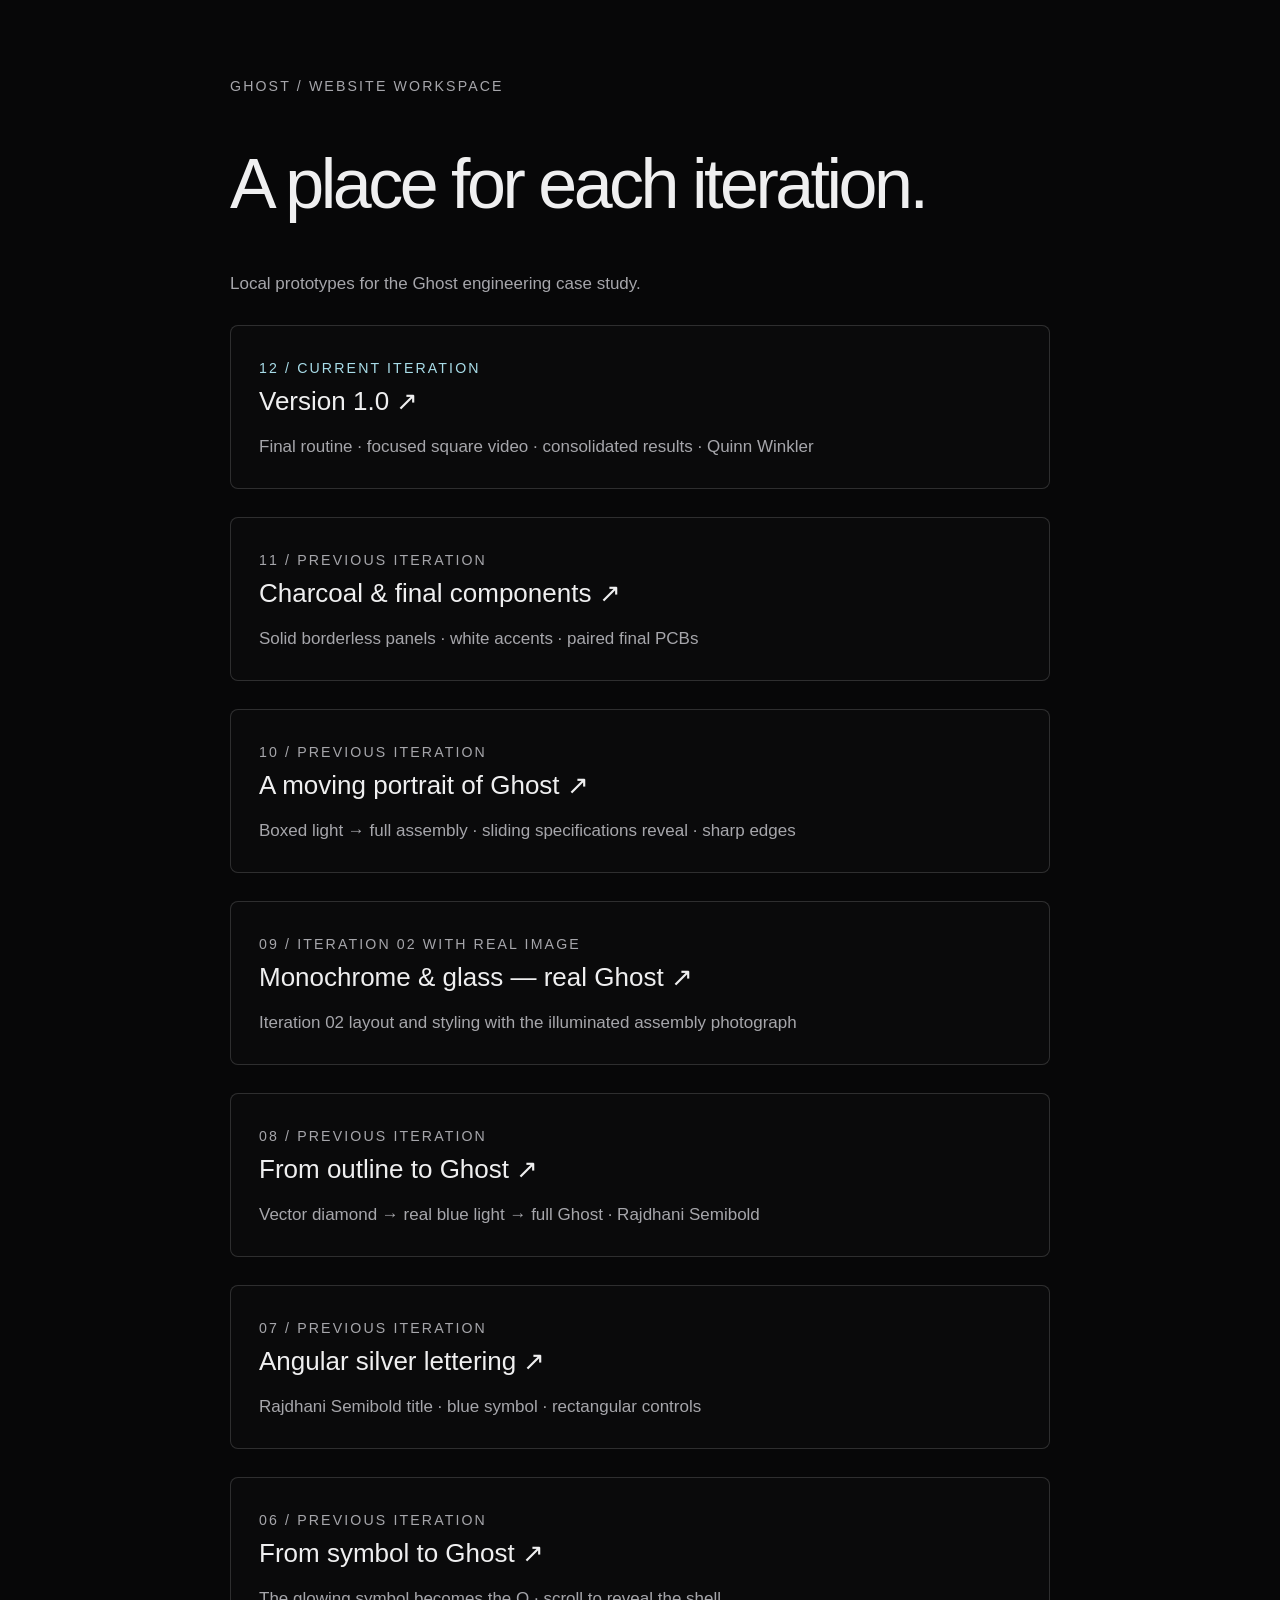
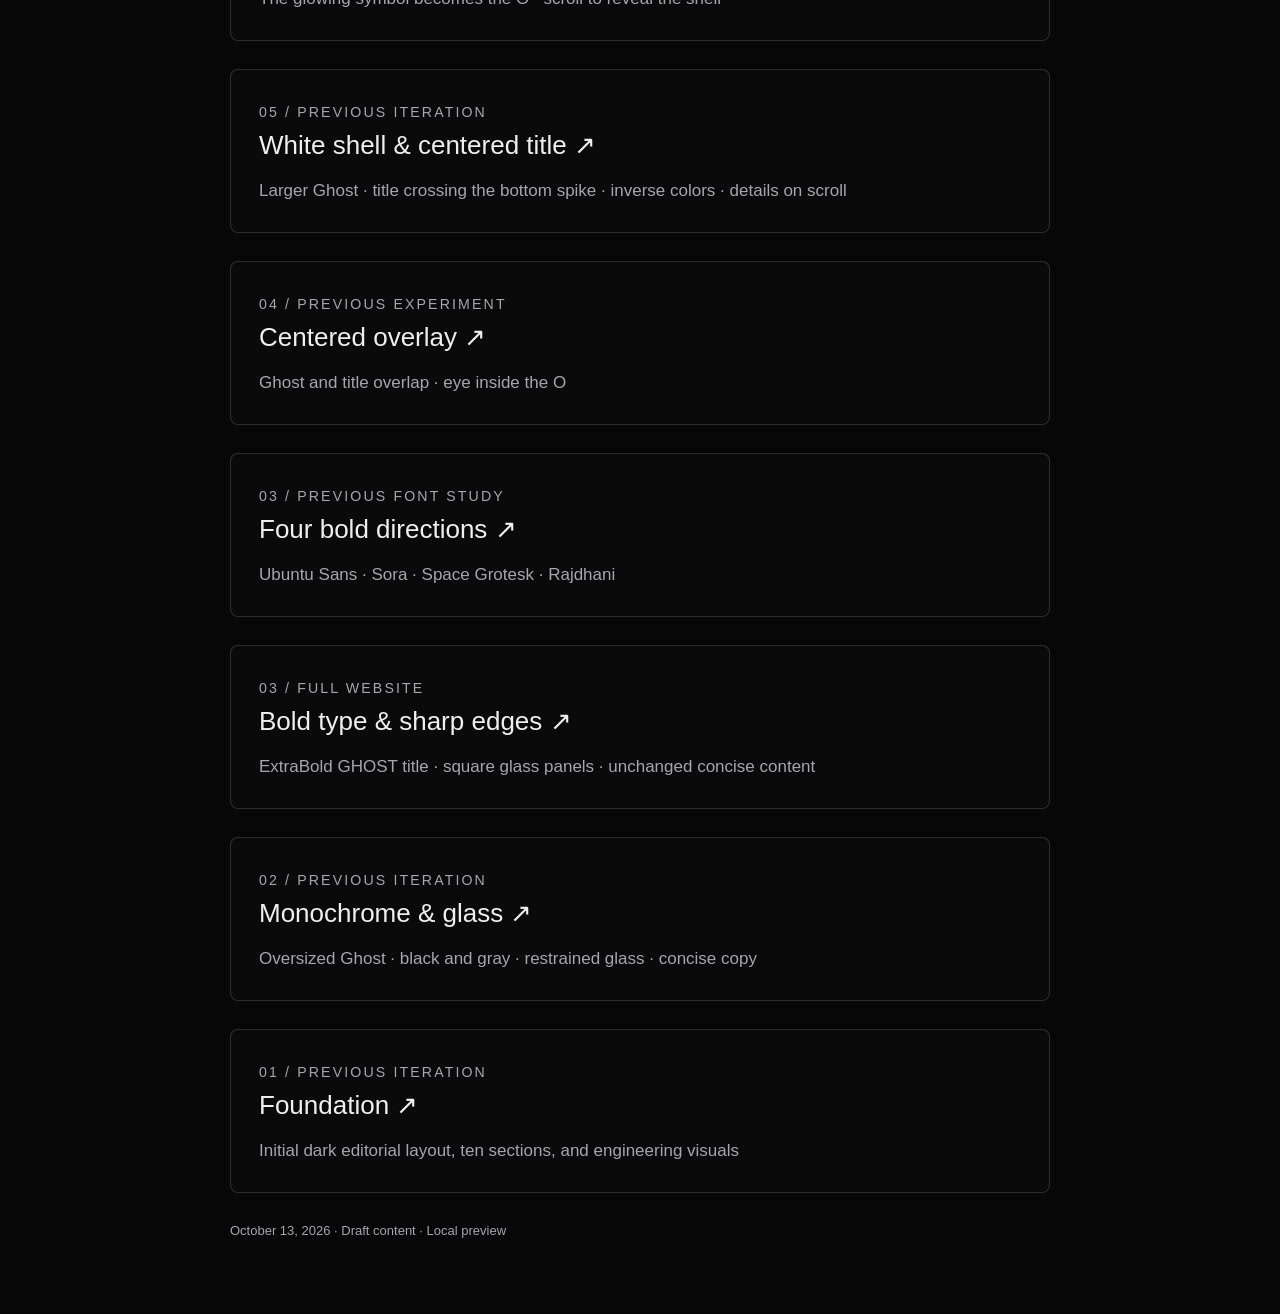
<file: Website/index.html>
<!doctype html>
<html lang="en"><head><meta charset="utf-8"><meta name="viewport" content="width=device-width, initial-scale=1"><meta name="robots" content="noindex,nofollow"><title>Ghost — Website iterations</title>
<style>body{font:17px/1.6 'Segoe UI',sans-serif;background:#070708;color:#efeff0;margin:0;padding:8vh 7vw}main{max-width:820px;margin:auto}small{color:#a6a6ab;letter-spacing:.15em}h1{font-size:clamp(40px,6vw,70px);font-weight:500;letter-spacing:-.05em;line-height:1.1}p,footer{color:#a6a6ab}a{display:block;padding:28px;margin:28px 0;border:1px solid #ffffff26;border-radius:8px;background:#ffffff04;text-decoration:none;color:#efeff0}a:hover,a:focus-visible{border-color:#a8dce8}a strong{font-size:26px;font-weight:500}a span{display:block;color:#a6a6ab;margin-top:10px}.current small{color:#a8dce8}footer{font-size:13px}</style></head><body><main><small>GHOST / WEBSITE WORKSPACE</small><h1>A place for each iteration.</h1><p>Local prototypes for the Ghost engineering case study.</p>
<a class="current" href="iterations/12-version-1.0/index.html"><small>12 / CURRENT ITERATION</small><br><strong>Version 1.0 ↗</strong><span>Final routine · focused square video · consolidated results · Quinn Winkler</span></a>
<a href="iterations/11-charcoal-grid/index.html"><small>11 / PREVIOUS ITERATION</small><br><strong>Charcoal &amp; final components ↗</strong><span>Solid borderless panels · white accents · paired final PCBs</span></a>
<a href="iterations/10-sliding-reveal/index.html"><small>10 / PREVIOUS ITERATION</small><br><strong>A moving portrait of Ghost ↗</strong><span>Boxed light → full assembly · sliding specifications reveal · sharp edges</span></a>
<a href="iterations/09-monochrome-real-image/index.html"><small>09 / ITERATION 02 WITH REAL IMAGE</small><br><strong>Monochrome &amp; glass — real Ghost ↗</strong><span>Iteration 02 layout and styling with the illuminated assembly photograph</span></a>
<a href="iterations/08-vector-reveal/index.html"><small>08 / PREVIOUS ITERATION</small><br><strong>From outline to Ghost ↗</strong><span>Vector diamond → real blue light → full Ghost · Rajdhani Semibold</span></a>
<a href="iterations/07-violet-prism/index.html"><small>07 / PREVIOUS ITERATION</small><br><strong>Angular silver lettering ↗</strong><span>Rajdhani Semibold title · blue symbol · rectangular controls</span></a>
<a href="iterations/06-symbol-reveal/index.html"><small>06 / PREVIOUS ITERATION</small><br><strong>From symbol to Ghost ↗</strong><span>The glowing symbol becomes the O · scroll to reveal the shell</span></a>
<a href="iterations/05-white-shell/index.html"><small>05 / PREVIOUS ITERATION</small><br><strong>White shell &amp; centered title ↗</strong><span>Larger Ghost · title crossing the bottom spike · inverse colors · details on scroll</span></a>
<a href="iterations/04-centered-hero/index.html"><small>04 / PREVIOUS EXPERIMENT</small><br><strong>Centered overlay ↗</strong><span>Ghost and title overlap · eye inside the O</span></a>
<a href="iterations/03-bold-type/type-comparison.html"><small>03 / PREVIOUS FONT STUDY</small><br><strong>Four bold directions ↗</strong><span>Ubuntu Sans · Sora · Space Grotesk · Rajdhani</span></a>
<a href="iterations/03-bold-type/index.html"><small>03 / FULL WEBSITE</small><br><strong>Bold type &amp; sharp edges ↗</strong><span>ExtraBold GHOST title · square glass panels · unchanged concise content</span></a>
<a href="iterations/02-monochrome-glass/index.html"><small>02 / PREVIOUS ITERATION</small><br><strong>Monochrome &amp; glass ↗</strong><span>Oversized Ghost · black and gray · restrained glass · concise copy</span></a>
<a href="iterations/01-foundation/index.html"><small>01 / PREVIOUS ITERATION</small><br><strong>Foundation ↗</strong><span>Initial dark editorial layout, ten sections, and engineering visuals</span></a>
<footer>October 13, 2026 · Draft content · Local preview</footer></main></body></html>
</file>
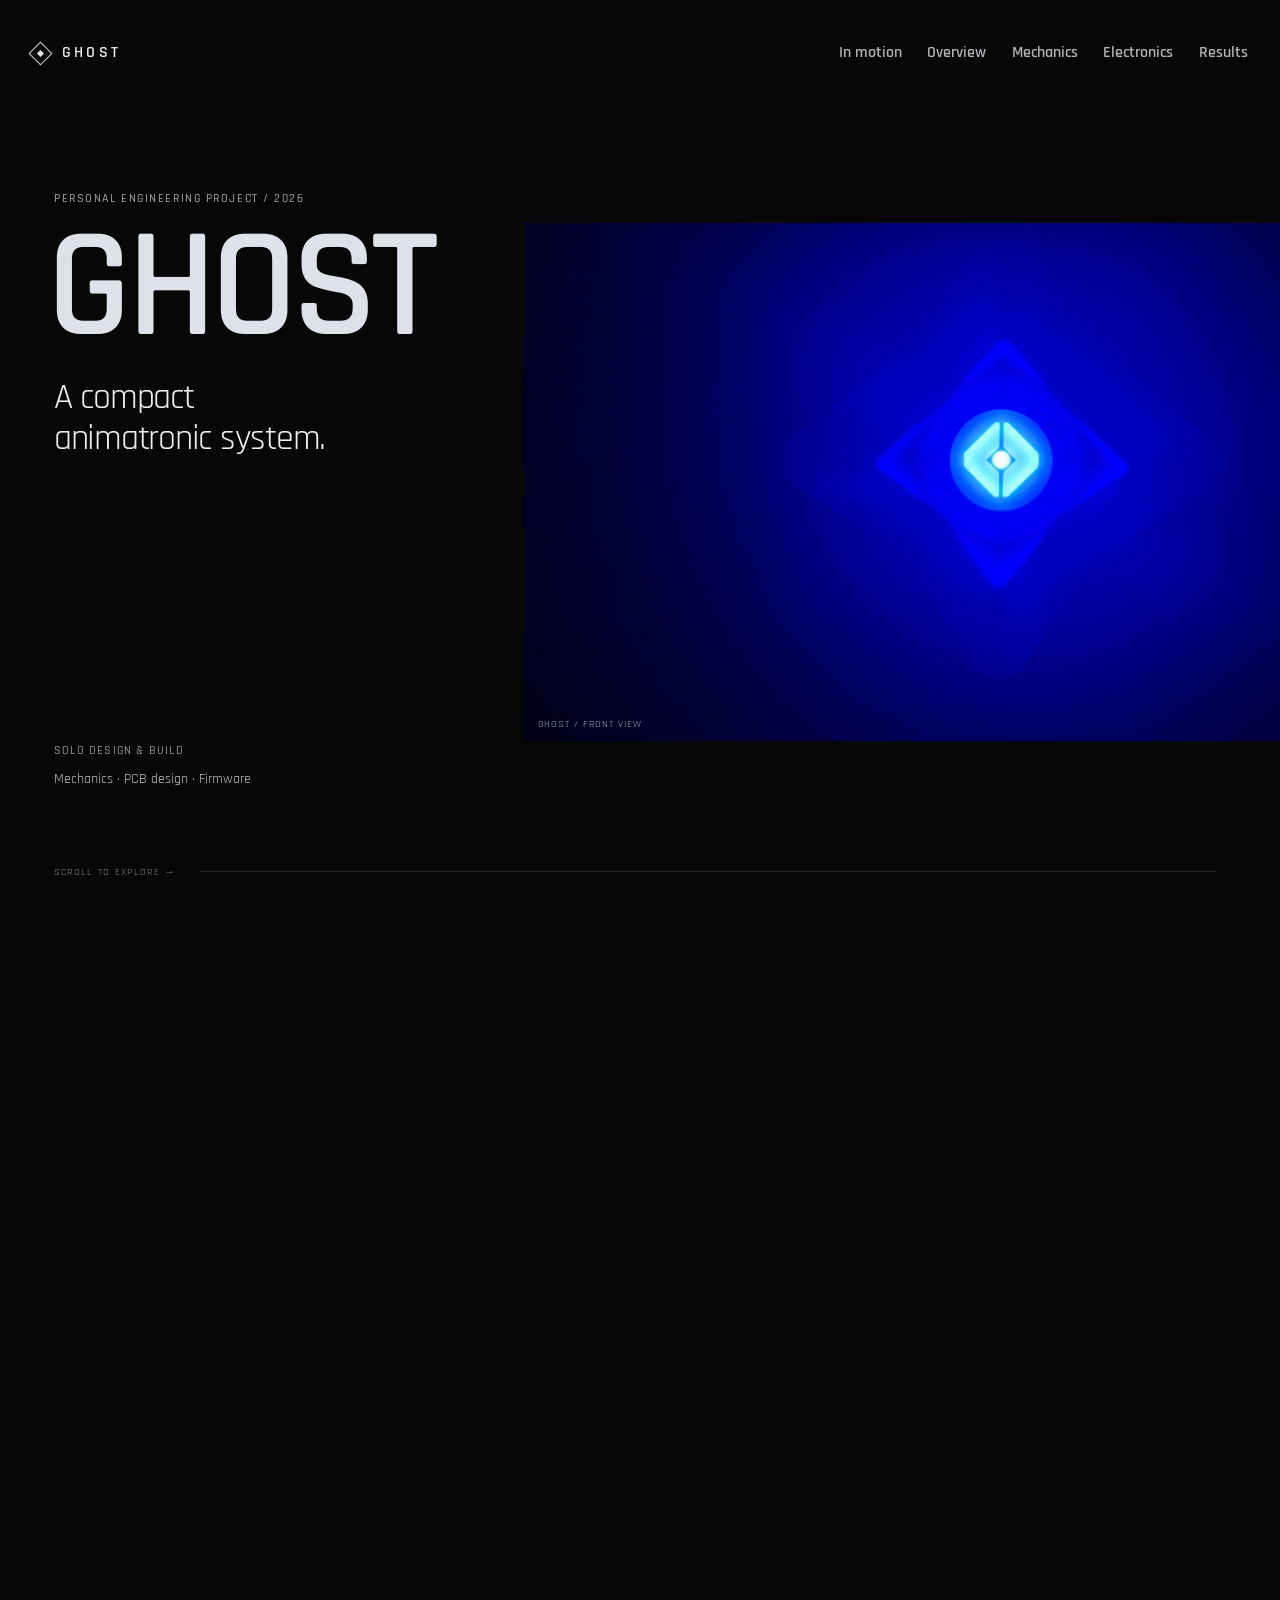
<file: Website/iterations/12-version-1.0/index.html>
<!doctype html>
<html lang="en">
<head>
  <meta charset="utf-8">
  <meta name="viewport" content="width=device-width, initial-scale=1">
  <meta name="description" content="Ghost, a compact animatronic system. Mechanical design, custom electronics, and coordinated motion in a constrained shell.">
  <meta name="theme-color" content="#070708">
  <title>Ghost — Quinn Winkler · Version 1.0</title>
  <link rel="icon" href="assets/mark.svg" type="image/svg+xml">
  <link rel="preload" href="assets/rajdhani-400.ttf" as="font" type="font/ttf" crossorigin>
  <link rel="preload" href="assets/rajdhani-500.ttf" as="font" type="font/ttf" crossorigin>
  <link rel="preload" href="assets/rajdhani-600.ttf" as="font" type="font/ttf" crossorigin>
  <link rel="preload" href="assets/ghost-assembly-light.png" as="image">
  <link rel="preload" href="assets/ghost-assembly-full.png" as="image">
  <link rel="stylesheet" href="styles.css">
  <link rel="stylesheet" href="prism.css">
  <link rel="stylesheet" href="hero.css">
  <link rel="stylesheet" href="horizontal.css">
  <link rel="stylesheet" href="surfaces.css">
  <link rel="stylesheet" href="type-layout.css">
  <link rel="stylesheet" href="version-1.css">
  <script src="media.js" defer></script>
  <script src="app.js" defer></script>
</head>
<body>
  <a class="skip-link" href="#introduction">Skip to project details</a>
  <header class="site-header glass">
    <a class="wordmark" href="#hero" aria-label="Ghost, back to top"><span class="brand-symbol" aria-hidden="true"></span>GHOST</a>
    <button class="menu-toggle" aria-expanded="false" aria-controls="primary-nav" hidden>Sections <span aria-hidden="true">+</span></button>
    <nav id="primary-nav" aria-label="Main navigation">
      <a href="#demo">In motion</a>
      <a href="#brief">Overview</a>
      <a href="#mechanical">Mechanics</a>
      <a href="#electronics">Electronics</a>
      <a href="#results">Results</a>
    </nav>
  </header>

  <main id="main">
    <section class="hero" id="hero" aria-labelledby="hero-title">
      <div class="hero-runway">
        <div class="hero-stage">
          <div class="opening-copy">
            <p class="eyebrow">PERSONAL ENGINEERING PROJECT / 2026</p>
            <h1 id="hero-title">GHOST</h1>
            <p class="opening-subtitle">A compact<br>animatronic system.</p>
            <p class="ownership"><span>SOLO DESIGN &amp; BUILD</span>Mechanics · PCB design · Firmware</p>
          </div>
          <figure class="hero-art" data-media="hero">
            <div class="hero-image-canvas">
              <img class="hero-shell" src="assets/ghost-assembly-full.png" width="3840" height="2160" alt="Front view of the assembled Ghost with four white spikes surrounding its illuminated blue diamond and circular center.">
              <img class="hero-eye" src="assets/ghost-assembly-light.png" width="3840" height="2160" alt="" aria-hidden="true">
            </div>
            <figcaption class="sr-only">Real assembly · illuminated front view.</figcaption>
            <div class="image-label" aria-hidden="true"><span>GHOST / FRONT VIEW</span><span>01 — 02</span></div>
          </figure>
          <div class="hero-details" id="introduction" tabindex="-1">
            <h2>Small envelope.<br>Full expression.</h2>
            <p class="details-intro">Four articulated spikes, a rotating rear shell, and coordinated lighting. Designed together, from the mechanisms to the boards and firmware.</p>
            <dl class="hero-specs">
              <div><dt>OVERALL SIZE</dt><dd>153 × 139 × 139 <span>mm, rounded</span></dd></div>
              <div><dt>INTERNAL ENVELOPE</dt><dd>≈ 94 <span>mm diameter</span></dd></div>
              <div><dt>ACTUATION</dt><dd>5 <span>degrees of freedom</span></dd></div>
              <div><dt>CONTROLLER</dt><dd>ESP32-S3 <span>two custom PCBs</span></dd></div>
            </dl>
            <p class="project-status"><span aria-hidden="true"></span>Integrated prototype · Recorded performance</p>
            <p class="hero-media-note" data-hero-caption>Real assembly · illuminated front view.</p>
          </div>
        </div>
      </div>
    </section>

    <section id="demo" class="section wrap" aria-labelledby="demo-title">
      <div class="demo-copy">
        <div class="section-heading"><div><p class="eyebrow">01 / IN MOTION</p><h2 id="demo-title">From mechanism to character.</h2></div></div>
        <div class="prose">
          <p>Four spikes, rear-shell rotation and light move as one. Synchronized gestures flow into ripples and simulated talking, then settle into a breathing-light idle.</p>
          <p>The ESP32-S3 uses timed keyframes and independent PWM channels. Motion starts from indexed home positions and runs open loop, without sensor feedback or live input.</p>
        </div>
      </div>
      <figure class="demo-figure glass" data-media="demo">
        <video class="demo-video" data-demo-stage width="840" height="840" controls playsinline preload="metadata" poster="assets/final-routine-poster.jpg" src="assets/final-routine-square.mp4" aria-label="Ghost final routine: coordinated spike motion and lighting"><a href="assets/final-routine-square.mp4">Watch the final routine</a></video>
        <figcaption>Final routine · external suspension stand.</figcaption>
      </figure>
    </section>

    <section id="brief" class="section wrap" data-reading="short" aria-labelledby="brief-title">
      <div class="section-heading"><div><p class="eyebrow">02 / THE BRIEF</p><h2 id="brief-title">Keep the form.<br>Make it move.</h2></div></div>
      <div class="brief-grid">
        <div class="prose"><p>Inspired by the Ghost from <em>Destiny</em>, I designed four articulated spikes, a rotating rear shell, and expressive lighting around a 100 mm main-sphere limit.</p><p>Preserving its proportions drove the design. Additional motion axes were dropped when their mechanisms competed with the servos, boards, and wiring for space.</p></div>
        <dl class="spec-list"><div><dt>Ownership</dt><dd>CAD, PCBs, firmware, assembly &amp; testing</dd></div><div><dt>Fabrication</dt><dd>White PLA / Bambu Lab P1S</dd></div><div><dt>Electronics</dt><dd>KiCad / custom FR-4 boards</dd></div><div><dt>Scope</dt><dd>Physical expression; no assistant features</dd></div></dl>
      </div>
    </section>

    <section id="architecture" class="section wrap light-chapter" aria-labelledby="architecture-title">
      <div class="section-heading"><div><p class="eyebrow">03 / ARCHITECTURE</p><h2 id="architecture-title">Separate power.<br>Shared control.</h2></div></div>
      <figure class="architecture-figure glass">
        <div class="figure-topline"><span>POWER &amp; SIGNAL FLOW</span><a class="text-link" href="assets/system-architecture.svg" data-zoom data-caption="System architecture — separate 5 V inputs, shared ground, five servo outputs, and one LED control output.">Expand diagram <span aria-hidden="true">↗</span></a></div>
        <a class="diagram-link" href="assets/system-architecture.svg" data-zoom data-caption="System architecture — separate 5 V inputs, shared ground, five servo outputs, and one LED control output."><img src="assets/system-architecture.svg" alt="Micro-USB powers the regulated ESP32-S3 domain. Power-only USB-C supplies the servos and LED board. All components share ground, with six independent PWM outputs." loading="lazy"></a>
        <figcaption>Micro-USB → controller &nbsp; / &nbsp; USB-C → servos + LEDs &nbsp; / &nbsp; Six PWM outputs</figcaption>
      </figure>
    </section>

    <section id="mechanical" class="section wrap light-chapter" aria-labelledby="mechanical-title">
      <div class="section-heading"><div><p class="eyebrow">04 / MECHANICS</p><h2 id="mechanical-title">Four spikes.<br>One repeated principle.</h2></div></div>
      <div class="mechanism-layout">
        <figure class="mechanism-figure glass">
          <div class="figure-topline"><span>CAM / FOLLOWER / RETURN SPRING</span></div>
          <div class="mechanism-stage">
          <img id="mechanism-image" src="assets/mechanism-closed.png" width="2000" height="2000" alt="CAD source frame of the integrated spike and follower in the closed pose above the orange cam and servo." loading="lazy">
          <div class="mechanism-key"><span><i class="key-cam"></i> Cam</span><span><i class="key-spring"></i> Spring</span><span><i class="key-spike"></i> Spike / follower</span></div>
          </div>
          <div class="segmented" role="group" aria-label="Mechanism CAD pose"><button type="button" data-pose="closed" aria-pressed="true">Closed</button><button type="button" data-pose="mid" aria-pressed="false">Mid travel</button><button type="button" data-pose="open" aria-pressed="false">Open</button></div>
          <figcaption>Selected cam revision in CAD. Installation and measured output travel remain pending.</figcaption>
        </figure>
        <div class="mechanism-copy prose"><div class="mechanism-explanation"><h3>Rotation becomes articulation.</h3><p>The servo-driven cam pushes a follower integrated into the spike. As the cam radius changes, the spike pivots around its hinge.</p><p>A preloaded torsion spring keeps the follower against the cam, allowing all four spikes to return regardless of orientation.</p></div><p class="technical-note">28.62–41 mm cam diameter across a half-turn.<br>CAD geometry, not measured spike travel.</p></div>
      </div>
      <div class="assembly-layout">
        <figure class="assembly-figure glass" data-media="packaging">
          <div class="figure-topline"><span>EXPLODED ASSEMBLY</span><a class="text-link" href="assets/exploded-assembly.png" data-zoom data-caption="Exploded CAD assembly — front lighting layers, middle shell, main PCB, servo housing, spike mechanisms and rear shell.">Enlarge <span aria-hidden="true">↗</span></a></div>
          <a class="assembly-image" href="assets/exploded-assembly.png" data-zoom data-caption="Exploded CAD assembly — front lighting layers, middle shell, main PCB, servo housing, spike mechanisms and rear shell."><img src="assets/exploded-assembly.png" width="3840" height="2160" alt="Exploded Ghost assembly showing the layered front face and LED board at left, middle shell and main PCB, central servo housing with orange cams, and rear shell at right; spike parts separate above and below." loading="lazy"></a>
          <figcaption>Exploded CAD assembly · parts separated for clarity.</figcaption>
        </figure>
        <div class="assembly-copy prose">
          <div><h3>A shared structural core.</h3><p>The main PCB sits inside the middle shell. The four-part servo housing is assembled separately, then fastened over the board. Its central opening routes servo wires to the front-side connections.</p></div>
          <div><h3>Layered for assembly and access.</h3><p>The removable front assembly layers the LED board, face pattern and acrylic panels while allowing access to reset and boot buttons. Spike/followers and springs attach next, then cams and the rear shell. M2 screws and heat-set inserts make the joints reusable.</p></div>
        </div>
      </div>
    </section>

    <section id="electronics" class="section wrap light-chapter" aria-labelledby="electronics-title">
      <div class="section-heading"><div><p class="eyebrow">05 / ELECTRONICS</p><h2 id="electronics-title">Boards shaped by the mechanisms.</h2></div></div>
      <div class="electronics-layout pcb-comparison final-boards">
        <figure class="pcb-figure pcb-main glass">
          <div class="figure-topline"><span id="pcb-label">MAIN PCB / FRONT</span><a id="pcb-zoom" class="text-link" href="assets/main-pcb-v2-front.png" data-zoom data-crop="pcb" data-caption="Final main PCB, front — 93 mm profile, four-layer board.">Enlarge <span aria-hidden="true">↗</span></a></div>
          <div class="pcb-crop"><img id="pcb-image" src="assets/main-pcb-v2-front.png" width="2362" height="1377" alt="Final main PCB with four mechanism cutouts, central wire route, servo headers and ESP32-S3." loading="lazy"></div>
          <div class="segmented" role="group" aria-label="Main PCB view"><button type="button" data-board="front" aria-pressed="true">Front</button><button type="button" data-board="back" aria-pressed="false">Back</button></div>
          <figcaption id="pcb-caption">93 mm profile, four mechanism cutouts, one central wire route.</figcaption>
        </figure>
        <div class="board-notes" id="board-details">
          <div><h3>Made to fit.</h3><p>The four-layer main board clears the cams and keeps both USB connectors accessible. Internal 5 V and ground fills support routing on both faces.</p></div>
          <div><h3>Expression through light.</h3><p>Twenty LEDs, each with its own resistor. One PWM-controlled MOSFET shapes breathing and motion-synchronized brightness.</p></div>
          <div><h3>Tested together.</h3><p>All five servos and the LED board operated together. Total system current remains unmeasured.</p></div>
        </div>
        <figure class="pcb-figure pcb-led glass">
          <div class="figure-topline"><span>LED PCB / FRONT</span><a class="text-link" href="assets/led-pcb-front.png" data-zoom data-crop="pcb" data-caption="46 × 46 mm front-light PCB — 20 individually resisted LEDs and a low-side MOSFET.">Enlarge <span aria-hidden="true">↗</span></a></div>
          <div class="pcb-crop"><img src="assets/led-pcb-front.png" alt="Final front-light PCB with 20 LEDs, individual resistors and a MOSFET switch." width="2362" height="1377" loading="lazy"></div>
          <figcaption>46 × 46 mm, two layers.<br>Twenty LEDs, one coordinated light source.</figcaption>
        </figure>
      </div>
    </section>

    <section id="integration" class="section wrap" aria-labelledby="integration-title">
      <div class="section-heading"><div><p class="eyebrow">06 / REVISIONS</p><h2 id="integration-title">What testing changed.</h2></div></div>
      <div class="story-list">
        <article class="story"><span class="story-number">01</span><h3>A shared envelope.</h3><div><p>Cams, servo axes, and the PCB competed for space. Iterating the housing and board outline together produced a stack that fits the original shell.</p></div></article>
        <article class="story"><span class="story-number">02</span><h3>Gravity was not enough.</h3><div><p>The unsprung lower spike stayed open. Preloaded torsion springs made return independent of orientation.</p></div></article>
        <article class="story"><span class="story-number">03</span><h3>Light replaced the LCD.</h3><div><p>The circular display never produced a usable image. A custom LED face preserved expression with a simpler interface—and became a stronger visual result.</p></div></article>
      </div>
    </section>

    <section id="results" class="section wrap" aria-labelledby="results-title">
      <div class="section-heading"><div><p class="eyebrow">07 / RESULTS</p><h2 id="results-title">Compact form.<br>Coordinated expression.</h2></div></div>
      <div class="outcome-layout">
        <div class="outcome-lead prose"><p>Ghost brings four articulated spikes, a rotating rear shell and a pulsing LED face into one compact, recognizable character. The mechanisms, two custom PCBs and firmware fit the intended envelope and work together in the recorded performance.</p><p>The strongest result is the integration: preserving the original proportions while giving the object expressive, coordinated motion.</p></div>
        <div class="outcome-notes prose"><div><h3>Design the interfaces with the parts.</h3><p>Servo axes, board outlines, wire paths and assembly access had to evolve together. Solving those connections made the system work within a space no individual subsystem could claim for itself.</p></div><div><h3>A working prototype, with a clear next step.</h3><p>Rear-shell vibration still needed added foam damping. The recording demonstrates the integrated build; it does not establish long-term durability.</p></div></div>
      </div>
    </section>

    <section id="future" class="section wrap" data-reading="short" aria-labelledby="future-title">
      <div class="section-heading"><div><p class="eyebrow">08 / NEXT REFINEMENTS</p><h2 id="future-title">Refine what works.</h2></div></div>
      <div class="future-list">
        <article><span>MECHANICAL</span><h3>Update rear-shell rotation.</h3><p>The rear shell vibrated heavily during motion. Added foam damping made it partly workable, but the rotation mechanism still needs a more stable support and damping solution.</p></article>
        <article><span>ELECTRONICS</span><h3>Better serviceability.</h3><p>LED-board wires snapped during assembly and needed resoldering plus hot-glue strain relief. Build cable support into the design and review the suspected startup-sensitive servo GPIOs.</p></article>
        <article><span>SOFTWARE</span><h3>Reusable character actions.</h3><p>The fixed demo ties each gesture to one timeline, limiting reuse and live control. Build named behaviors from the existing motion and lighting helpers so actions can be triggered and combined.</p></article>
      </div>
    </section>
  </main>
  <footer class="site-footer wrap"><div><a class="wordmark" href="#hero">GHOST</a><p class="creator-name">Quinn Winkler</p><p>Mechanical design · Custom PCBs · Firmware · Assembly</p><p>Personal engineering project · Inspired by <em>Destiny</em></p></div><div><span class="prototype-label">VERSION 1.0</span><a href="#hero" class="text-link">Back to start ←</a></div></footer>
  <dialog class="image-dialog glass" aria-label="Expanded project figure"><div class="dialog-toolbar"><p id="dialog-caption"></p><button type="button" class="dialog-close" aria-label="Close expanded figure">Close ×</button></div><div class="dialog-media"><img id="dialog-image" alt="Expanded project figure"></div></dialog>
</body>
</html>
</file>
<file: Website/iterations/12-version-1.0/styles.css>
@font-face { font-family: 'Rajdhani'; src: url('assets/rajdhani-400.ttf') format('truetype'); font-weight: 400; font-display: swap; }
@font-face { font-family: 'Rajdhani'; src: url('assets/rajdhani-500.ttf') format('truetype'); font-weight: 500; font-display: swap; }
@font-face { font-family: 'Rajdhani'; src: url('assets/rajdhani-600.ttf') format('truetype'); font-weight: 600; font-display: swap; }

:root {
  color-scheme: dark;
  --bg: #070708;
  --surface: #151516;
  --surface-2: #202022;
  --white: #efeff0;
  --muted: #b8b8be;
  --quiet: #919198;
  --rule: #ffffff13;
  --border: #ffffff20;
  --accent: #a8dce8;
  --font: 'Rajdhani', sans-serif;
  --mono: 'Rajdhani', sans-serif;
}

* { box-sizing: border-box; }
html { scroll-behavior: smooth; scroll-padding-top: 120px; }
body { margin: 0; background: var(--bg); color: var(--white); font: 16px/1.65 var(--font); -webkit-font-smoothing: antialiased; }
a { color: inherit; text-decoration: none; }
a:hover { color: var(--accent); }
a, button { -webkit-tap-highlight-color: transparent; }
button { font: inherit; color: inherit; cursor: pointer; }
a:focus-visible, button:focus-visible { outline: 2px solid var(--accent); outline-offset: 5px; }
img { max-width: 100%; height: auto; display: block; }
figure, p, dl, dd { margin: 0; }
h1, h2, h3 { margin: 0; font-weight: 500; letter-spacing: -.04em; line-height: 1.13; }
h2 { font-size: clamp(34px, 3.45vw, 48px); }
h3 { font-size: 26px; }
p { color: var(--muted); }
p + p { margin-top: 20px; }
strong { font-weight: 500; }
::selection { color: var(--bg); background: var(--accent); }
.wrap { width: min(1200px, calc(100% - 112px)); margin-inline: auto; }
.section { padding-block: 80px; border-top: 1px solid var(--rule); position: relative; }
.section-heading { display: flex; align-items: flex-end; justify-content: space-between; gap: 70px; margin-bottom: 36px; }
.section-heading > p { width: 38%; max-width: 420px; font-size: 16px; line-height: 1.6; }
.section-aside { color: var(--quiet); font: 9px var(--mono); letter-spacing: .12em; padding-bottom: 5px; }
.eyebrow, .figure-topline, .prototype-label { font: 10px/1.6 var(--mono); letter-spacing: .13em; }
.eyebrow { color: var(--quiet); margin-bottom: 20px; }
.prose p { max-width: 59ch; }
.text-link { color: #d1d1d4; font-size: 11px; letter-spacing: .02em; white-space: nowrap; }
.text-link span { margin-left: 8px; color: var(--accent); }
.skip-link { position: fixed; top: -80px; left: 20px; z-index: 99; padding: 12px; color: var(--bg); background: var(--white); }
.skip-link:focus { top: 12px; color: var(--bg); }

/* Neutral glass: subtle light, sharp structure, and an opaque fallback. */
.glass {
  background: linear-gradient(135deg, #ffffff08, #ffffff02 48%, #ffffff06), #161617e8;
  border: 1px solid #ffffff1c;
  border-top-color: #ffffff2b;
  border-radius: 0;
  box-shadow: inset 0 1px 0 #ffffff04, 0 15px 45px #00000024;
  overflow: hidden;
}
@supports (backdrop-filter: blur(18px)) {
  .glass {
    background: linear-gradient(135deg, #ffffff09, #ffffff01 48%, #ffffff05), #17171885;
    backdrop-filter: blur(18px) saturate(.65);
    -webkit-backdrop-filter: blur(18px) saturate(.65);
  }
}
.site-header {
  position: fixed;
  z-index: 20;
  top: 20px;
  left: 50%;
  transform: translateX(-50%);
  width: min(1320px, calc(100% - 64px));
  min-height: 62px;
  padding: 0 25px;
  display: flex;
  align-items: center;
  justify-content: space-between;
  gap: 28px;
  overflow: visible;
}
.wordmark { font-size: 13px; letter-spacing: .2em; font-weight: 500; display: inline-flex; align-items: center; gap: 13px; line-height: 1; }
.brand-symbol { width: 17px; height: 17px; border: 1px solid #d3d3d6; transform: rotate(45deg); display: block; position: relative; }
.brand-symbol:after { content: ''; position: absolute; inset: 5px; background: var(--accent); }
.site-header nav { display: flex; gap: 30px; }
.site-header nav a { color: var(--muted); font-size: 12px; padding: 20px 0; position: relative; }
.site-header nav a:hover, .site-header nav a[aria-current] { color: var(--white); }
.site-header nav a[aria-current]:after { content: ''; position: absolute; bottom: 13px; left: 0; width: 12px; height: 1px; background: var(--accent); }
.menu-toggle { display: none; }

/* The original image stays intact; all fading happens in presentation. */
.hero { position: relative; isolation: isolate; overflow: hidden; }
.hero-figure { position: absolute; z-index: -1; inset: 0; }
.hero-image-wrap {
  position: absolute;
  top: -15px;
  left: -9%;
  width: 79%;
  height: 825px;
  mask-image: linear-gradient(90deg, #000 0%, #000 35%, #000b 52%, transparent 82%);
  -webkit-mask-image: linear-gradient(90deg, #000 0%, #000 35%, #000b 52%, transparent 82%);
}
.hero-image-wrap img { width: 100%; height: 100%; object-fit: contain; filter: grayscale(.45) brightness(.7) contrast(1.08); }
.hero-image-wrap:after { content: ''; position: absolute; inset: 0; background: linear-gradient(180deg, #07070855 0%, transparent 16%, transparent 68%, var(--bg) 98%); }
.hero-figure figcaption { position: absolute; left: max(56px, calc((100vw - 1200px) / 2)); top: 661px; font-size: 10px; color: #858589; padding: 0; }
.hero-inner { display: grid; grid-template-columns: 53% 47%; min-height: 720px; padding-top: 185px; padding-bottom: 98px; align-items: start; }
.hero-copy { grid-column: 2; padding-left: 20px; }
.hero-copy .eyebrow { color: #b3b3b7; font-size: 9px; letter-spacing: .14em; margin-bottom: 27px; }
h1 { font-size: clamp(86px, 8vw, 118px); line-height: .9; font-weight: 800; letter-spacing: -.055em; }
h1 > span { display: block; font-size: clamp(31px, 3vw, 42px); font-weight: 500; line-height: 1.12; letter-spacing: -.035em; margin-top: 26px; }
.hero-intro { font-size: 16px; line-height: 1.7; margin-top: 24px; max-width: 40ch; color: #a9a9ae; }
.ownership { font-size: 12px; margin-top: 33px; color: #c1c1c5; line-height: 1.7; }
.ownership > span { font: 8px/1.5 var(--mono); letter-spacing: .13em; color: var(--quiet); display: block; margin-bottom: 8px; }
.project-status { margin-top: 17px; color: #8b8b91; font-size: 11px; display: flex; align-items: center; gap: 8px; }
.project-status > span { width: 4px; height: 4px; background: var(--accent); border-radius: 0; }
.hero-base { position: relative; z-index: 1; }
.hero-specs { display: grid; grid-template-columns: .8fr 1.3fr 1fr 1fr; padding: 25px 0; background-color: #1d1d1d70; }
.hero-specs > div { padding-inline: 26px; border-left: 1px solid var(--rule); }
.hero-specs > div:first-child { border-left: none; }
.hero-specs dt { color: #8c8c93; font: 8px/1.5 var(--mono); letter-spacing: .12em; margin-bottom: 10px; }
.hero-specs dd { font-size: 22px; letter-spacing: -.025em; line-height: 1.25; white-space: nowrap; }
.hero-specs dd span { display: block; font-size: 11px; color: var(--muted); letter-spacing: 0; margin-top: 6px; }
.explore-link { display: flex; justify-content: center; gap: 20px; padding-block: 24px 32px; font-size: 11px; color: var(--quiet); }
.explore-link span { color: var(--white); }

figcaption { color: var(--quiet); font-size: 11px; line-height: 1.65; padding: 15px 22px; }
.figure-topline { display: flex; justify-content: space-between; align-items: center; gap: 16px; padding: 18px 22px; color: #a1a1a6; font-size: 9px; }
.placeholder-tag { font-size: 8px; letter-spacing: .13em; color: #919198; }
.demo-stage { width: 100%; aspect-ratio: 16/9; position: relative; background: radial-gradient(ellipse at 37% 70%, #ffffff05, transparent 55%); }
.demo-stage:before, .demo-stage:after { content: ''; position: absolute; width: 22px; height: 22px; border-style: solid; border-color: #ffffff26; }
.demo-stage:before { top: 55px; right: 25px; border-width: 1px 1px 0 0; }
.demo-stage:after { bottom: 55px; left: 25px; border-width: 0 0 1px 1px; }
.stage-label { position: absolute; top: 23px; left: 25px; font: 8px var(--mono); letter-spacing: .14em; color: var(--quiet); }
.demo-center { position: absolute; inset: 0; display: flex; align-items: center; justify-content: center; flex-direction: column; gap: 18px; }
.aperture { width: 38px; height: 38px; border: 1px solid #ffffff35; transform: rotate(45deg); position: relative; }
.aperture:after { content: ''; position: absolute; inset: 10px; border: 1px solid #ffffff50; }
.demo-center p { font-size: 17px; color: #89898f; }
.stage-bottom { position: absolute; left: 25px; right: 25px; bottom: 20px; display: flex; justify-content: space-between; font: 8px var(--mono); letter-spacing: .1em; color: var(--quiet); }
.demo-figure figcaption { border-top: 1px solid var(--rule); }
.demo-video { display: block; width: 100%; max-height: 75vh; background: #000; }

.brief-grid { display: grid; grid-template-columns: 1.05fr 1fr; gap: 90px; }
.brief-grid .prose { font-size: 17px; }
.spec-list > div { padding: 14px 0; display: flex; justify-content: space-between; gap: 25px; border-bottom: 1px solid var(--rule); font-size: 13px; }
.spec-list > div:first-child { padding-top: 0; }
.spec-list dt { color: var(--quiet); }
.spec-list dd { text-align: right; color: #c9c9cd; max-width: 65%; }
.architecture-figure .diagram-link { display: block; padding: 22px; background: #e5e5e6; }
.architecture-figure img { width: 100%; max-height: 560px; object-fit: contain; }
.architecture-figure figcaption { font-size: 10px; }

.mechanism-layout { display: grid; grid-template-columns: 1.1fr 1fr; gap: 70px; align-items: center; }
.mechanism-figure > img { width: 100%; aspect-ratio: 1.15; object-fit: contain; background: #ffffff02; }
.mechanism-copy h3 { font-size: 31px; max-width: 15ch; margin-bottom: 23px; }
.mechanism-copy p { font-size: 16px; }
.segmented { display: flex; flex-wrap: wrap; justify-content: center; gap: 4px; padding: 16px 12px 0; }
.segmented button { background: transparent; border: 1px solid transparent; border-radius: 0; padding: 8px 13px; color: #929299; font-size: 11px; line-height: 1.6; min-height: 36px; }
.segmented button:hover { background: #ffffff06; color: var(--white); }
.segmented button[aria-pressed=true] { border-color: #ffffff2a; background: linear-gradient(135deg, #ffffff0e, #ffffff04); box-shadow: inset 0 1px 0 #ffffff07; color: var(--accent); }
.mechanism-key { display: flex; flex-wrap: wrap; gap: 10px 22px; font-size: 10px; color: #a8a8ac; margin-top: 24px; }
.mechanism-key span { display: flex; align-items: center; gap: 7px; }
.mechanism-key i { width: 6px; height: 6px; }
.key-cam { background: #ce8b28; }
.key-spring { background: #3d98ce; }
.key-spike { background: #efeff0; }
.technical-note { border-top: 1px solid var(--rule); padding-top: 20px; margin-top: 24px; font-size: 12px !important; line-height: 1.8; color: var(--quiet); }
.paired-details { display: grid; grid-template-columns: 1fr 1fr; gap: 32px; margin-top: 40px; }
.paired-details h3 { font-size: 23px; margin: 22px 0 12px; }
.paired-details > article > p { font-size: 14px; max-width: 55ch; }
.placeholder-figure { position: relative; }
.placeholder-figure:before { content: ''; position: absolute; width: 170px; height: 95px; background: #ffffff05; filter: blur(35px); top: 95px; left: 12%; pointer-events: none; }
.placeholder-figure img { width: 100%; height: 230px; object-fit: contain; }
.packaging-study, .rear-study { height: 210px; position: relative; }
.packaging-study p { position: absolute; top: 97px; right: 30px; font-size: 14px; color: #97979e; }
.assembly-layer { position: absolute; top: 14px; left: 17%; width: 100px; height: 100px; border: 1px solid #ffffff38; background: #ffffff04; border-radius: 0; transform: rotateX(62deg) rotateZ(-35deg); }
.layer-two { top: 53px; border-color: #ffffff65; }
.layer-three { top: 93px; border-color: #ffffff22; }
.rear-study { display: flex; align-items: center; justify-content: center; gap: 40px; }
.rear-study > div { display: grid; gap: 12px; text-align: center; }
.rear-study span { width: 60px; height: 60px; border: 1px solid #ffffff24; border-radius: 0; display: grid; place-items: center; font-size: 28px; color: #9999a1; background: #ffffff03; }
.rear-study small { font: 8px var(--mono); letter-spacing: .1em; color: var(--quiet); }

.electronics-layout { display: grid; grid-template-columns: 1.4fr 1fr; gap: 60px; align-items: center; }
.pcb-figure { min-width: 0; }
.pcb-figure > img { width: 100%; aspect-ratio: 1.35; object-fit: contain; background: #ffffff04; }
.pcb-figure figcaption { min-height: 64px; }
.board-notes > div { position: relative; padding-left: 36px; }
.board-notes > div + div { padding-top: 24px; margin-top: 24px; border-top: 1px solid var(--rule); }
.note-index { color: #76767f; position: absolute; left: 0; top: 5px; font: 10px var(--mono); }
.board-notes > div + div .note-index { top: 29px; }
.board-notes h3 { font-size: 24px; margin-bottom: 11px; }
.board-notes p { font-size: 14px; }
.led-feature { display: grid; grid-template-columns: .8fr 1.4fr; align-items: center; gap: 55px; margin-top: 30px; padding: 20px 45px 20px 20px; }
.led-feature img { width: 100%; height: 220px; object-fit: contain; }
.led-feature .eyebrow { margin-bottom: 12px; font-size: 9px; }
.led-feature h3 { font-size: 29px; margin-bottom: 14px; }
.led-feature p { font-size: 15px; max-width: 59ch; }

.routine-phases { list-style: none; display: grid; grid-template-columns: repeat(8, 1fr); padding: 30px 26px; margin: 0; border-block: 1px solid var(--rule); }
.routine-phases li { border-left: 1px solid var(--rule); padding-inline: 12px; }
.routine-phases li:first-child { padding-left: 0; border-left: 0; }
.routine-phases li > span { display: block; color: var(--quiet); font: 9px var(--mono); margin-bottom: 19px; }
.routine-phases strong { display: block; font-size: 17px; }
.routine-phases small { color: #b9b9be; font: 11px var(--mono); display: block; margin-top: 14px; }
.routine-phases p { font-size: 10px; color: var(--quiet); margin-top: 11px; }
.pending-text { color: #c5c5ca; }
.routine-figure .pending-text { letter-spacing: 0; font-family: var(--font); font-size: 11px; }
.story { display: grid; grid-template-columns: 42px .9fr 1.3fr; gap: 35px; align-items: start; padding: 30px 0; border-top: 1px solid var(--rule); }
.story-number { color: #62626c; font-size: 27px; line-height: 1.15; letter-spacing: -.05em; }
.story h3 { font-size: 25px; }
.story p { font-size: 15px; }
.results-grid { display: grid; grid-template-columns: 1.25fr 1fr; align-items: center; gap: 75px; }
.scorecard { padding: 10px 26px; }
.scorecard > div { display: grid; grid-template-columns: 1fr auto; gap: 8px 15px; padding: 19px 0; border-bottom: 1px solid var(--rule); font-size: 13px; }
.scorecard > div:last-child { border-bottom: none; }
.scorecard strong { color: #bdbdc3; font-size: 10px; }
.scorecard .pending-text { color: var(--accent); }
.scorecard p { grid-column: 1/-1; font-size: 11px; color: var(--quiet); }
.reflection h3 { font-size: 30px; line-height: 1.2; margin-bottom: 21px; }
.reflection p { font-size: 16px; }
.reflection .eyebrow { font-size: 9px; }
.future-list { display: grid; grid-template-columns: repeat(3, 1fr); gap: 44px; }
.future-list article { padding-top: 22px; border-top: 1px solid #ffffff1f; }
.future-list article > span { font: 9px var(--mono); letter-spacing: .1em; color: var(--quiet); }
.future-list h3 { font-size: 24px; margin: 18px 0 13px; }
.future-list p { font-size: 14px; }
.site-footer { display: flex; justify-content: space-between; border-top: 1px solid var(--rule); gap: 30px; padding-block: 32px 45px; }
.site-footer > div:last-child { text-align: right; }
.site-footer p { font-size: 10px; color: var(--quiet); margin-top: 13px; }
.site-footer .text-link { font-size: 10px; display: inline-block; margin-top: 10px; }
.prototype-label { font-size: 8px; color: var(--quiet); }

.image-dialog { width: min(1400px, 94vw); max-height: 92vh; padding: 0; color: var(--white); overscroll-behavior: contain; overflow: auto; }
.image-dialog::backdrop { background: #000000e0; backdrop-filter: blur(10px); }
.dialog-toolbar { display: flex; align-items: center; justify-content: space-between; gap: 24px; padding: 15px 22px; position: sticky; top: 0; background: #19191be8; backdrop-filter: blur(15px); border-bottom: 1px solid var(--border); }
.dialog-toolbar p { font-size: 12px; }
.dialog-close { border: 1px solid var(--border); background: #ffffff05; padding: 9px 14px; font-size: 12px; border-radius: 0; white-space: nowrap; }
.image-dialog > img { width: 100%; min-width: 700px; background: #151516; object-fit: contain; }
.image-dialog[data-light=true] > img { background: #e5e5e6; }
.dialog-open { overflow: hidden; }

@media (min-width: 1600px) {
  .hero-image-wrap { width: 77%; left: -7%; height: 930px; top: -80px; }
}
@media (max-width: 1100px) {
  .wrap { width: calc(100% - 64px); }
  .hero-inner { grid-template-columns: 52% 48%; padding-top: 177px; min-height: 700px; }
  .hero-copy { padding-left: 8px; }
  .hero-image-wrap { height: 780px; width: 83%; left: -13%; }
  .hero-figure figcaption { left: 32px; top: 647px; font-size: 9px; }
  .hero-copy .eyebrow { font-size: 8px; }
  h1 { font-size: 92px; }
  h1 > span { font-size: 35px; }
  .hero-intro { font-size: 15px; }
  .hero-specs > div { padding-inline: 20px; }
  .hero-specs dd { font-size: 20px; }
  .brief-grid, .mechanism-layout { gap: 45px; }
  .electronics-layout { gap: 40px; }
  .routine-phases { padding-inline: 18px; }
  .routine-phases li { padding-inline: 9px; }
  .routine-phases strong { font-size: 15px; }
  .results-grid { gap: 45px; }
  .story { gap: 25px; }
  .section { padding-block: 70px; }
}
@media (max-width: 800px) {
  .wrap { width: calc(100% - 44px); }
  .site-header { width: calc(100% - 36px); top: 14px; padding-inline: 20px; gap: 20px; }
  .site-header nav { gap: 18px; }
  .site-header nav a { font-size: 11px; }
  .hero-inner { padding-top: 158px; padding-bottom: 90px; min-height: 650px; }
  .hero-image-wrap { width: 96%; left: -22%; height: 690px; top: 0; }
  .hero-figure figcaption { left: 22px; top: 608px; max-width: 43%; font-size: 8px; }
  .hero-copy .eyebrow { font-size: 7px; letter-spacing: .09em; }
  h1 { font-size: 73px; }
  h1 > span { font-size: 29px; margin-top: 22px; }
  .hero-intro { font-size: 14px; }
  .desktop-break { display: none; }
  .ownership { font-size: 11px; margin-top: 27px; }
  .ownership > span { font-size: 7px; }
  .hero-specs { grid-template-columns: 1fr 1fr; row-gap: 25px; padding: 24px 0; }
  .hero-specs > div:nth-child(3) { border-left: 0; }
  .hero-specs dd { font-size: 21px; }
  .section-heading { gap: 35px; }
  .section-heading > p { font-size: 14px; width: 40%; }
  .section-aside { display: none; }
  .brief-grid { gap: 36px; }
  .brief-grid .prose { font-size: 15px; }
  .spec-list > div { display: block; }
  .spec-list dd { text-align: left; max-width: none; margin-top: 5px; }
  .mechanism-layout { gap: 30px; }
  .mechanism-copy h3 { font-size: 27px; }
  .mechanism-copy p { font-size: 14px; }
  .figure-topline { padding-inline: 15px; font-size: 8px; }
  .text-link { font-size: 10px; }
  .paired-details { gap: 24px; }
  .packaging-study p { right: 18px; top: 160px; font-size: 12px; }
  .assembly-layer { left: 32%; }
  .rear-study { gap: 20px; }
  .rear-study span { width: 48px; height: 48px; font-size: 24px; }
  .electronics-layout { grid-template-columns: 1fr; gap: 30px; }
  .board-notes { display: grid; grid-template-columns: repeat(3, 1fr); gap: 25px; }
  .board-notes > div { padding-left: 0; }
  .board-notes > div + div { border: 0; padding: 0; margin: 0; }
  .note-index, .board-notes > div + div .note-index { position: static; display: block; margin-bottom: 12px; }
  .board-notes h3 { font-size: 21px; }
  .board-notes p { font-size: 13px; }
  .led-feature { gap: 25px; padding-right: 25px; }
  .led-feature h3 { font-size: 26px; }
  .routine-phases { grid-template-columns: repeat(4, 1fr); row-gap: 28px; }
  .routine-phases li:nth-child(5) { border-left: 0; padding-left: 0; }
  .routine-phases strong { font-size: 17px; }
  .story { grid-template-columns: 30px .9fr 1.3fr; gap: 20px; }
  .story h3 { font-size: 23px; }
  .story p { font-size: 14px; }
  .results-grid { gap: 30px; }
  .scorecard { padding-inline: 20px; }
  .reflection h3 { font-size: 26px; }
  .reflection p { font-size: 14px; }
  .future-list { gap: 25px; }
  .future-list h3 { font-size: 22px; }
}
@media (max-width: 600px) {
  html { scroll-padding-top: 98px; }
  .wrap { width: calc(100% - 40px); }
  .site-header { width: calc(100% - 28px); top: 12px; min-height: 56px; padding-inline: 17px; flex-wrap: wrap; }
  .wordmark { font-size: 11px; gap: 11px; }
  .brand-symbol { width: 14px; height: 14px; }
  .brand-symbol:after { inset: 4px; }
  .site-header nav { display: flex; width: 100%; overflow: auto; gap: 20px; padding-bottom: 10px; }
  .site-header:has(nav:not(.js-nav)) { padding-top: 17px; }
  .site-header nav.js-nav { display: none; position: absolute; top: 65px; left: -1px; right: -1px; width: auto; flex-direction: column; gap: 0; background: #171719f5; padding: 10px 22px; border: 1px solid var(--border); border-radius: 0; backdrop-filter: blur(24px); }
  .site-header nav.is-open { display: flex; }
  .site-header nav a { font-size: 14px; padding: 12px 0; }
  .site-header nav a[aria-current]:after { bottom: 7px; }
  .menu-toggle:not([hidden]) { display: flex; align-items: center; gap: 15px; border: 0; background: transparent; padding: 8px 0 8px 10px; font-size: 11px; }
  .menu-toggle > span { color: var(--quiet); font-size: 19px; line-height: 1; }
  .hero-inner { display: block; min-height: 0; padding-top: 445px; padding-bottom: 28px; }
  .hero-copy { padding: 0; }
  .hero-image-wrap { width: 134%; height: 580px; left: -23%; top: 32px; mask-image: linear-gradient(90deg, #000 25%, #000e 52%, transparent 100%); -webkit-mask-image: linear-gradient(90deg, #000 25%, #000e 52%, transparent 100%); }
  .hero-image-wrap img { filter: grayscale(.45) brightness(.66) contrast(1.08); }
  .hero-image-wrap:after { background: linear-gradient(180deg, #0707084d 0%, transparent 15%, transparent 47%, var(--bg) 90%); }
  .hero-figure figcaption { top: 413px; left: 20px; right: 20px; max-width: none; font-size: 8px; }
  .hero-copy .eyebrow { font-size: 8px; margin-bottom: 22px; letter-spacing: .11em; }
  h1 { font-size: clamp(74px, 24vw, 98px); }
  h1 > span { font-size: 31px; margin-top: 19px; }
  .hero-intro { font-size: 15px; max-width: 35ch; margin-top: 21px; }
  .ownership { font-size: 12px; margin-top: 25px; }
  .ownership > span { font-size: 8px; }
  .project-status { font-size: 10px; }
  .hero-specs { gap: 23px 0; padding: 21px 0; }
  .hero-specs > div { padding-inline: 15px; }
  .hero-specs dt { font-size: 7px; letter-spacing: .08em; }
  .hero-specs dd { font-size: 18px; white-space: normal; }
  .hero-specs dd span { font-size: 10px; }
  .explore-link { padding-block: 23px 29px; font-size: 10px; }
  .section { padding-block: 52px; }
  .section-heading { display: block; margin-bottom: 27px; }
  .section-heading > p { width: 100%; margin-top: 21px; font-size: 15px; }
  .eyebrow { font-size: 8px; margin-bottom: 16px; }
  h2 { font-size: 34px; }
  .demo-stage { aspect-ratio: 16/9; }
  .demo-center { gap: 14px; }
  .aperture { width: 26px; height: 26px; }
  .aperture:after { inset: 7px; }
  .demo-center p { font-size: 13px; }
  .stage-label { top: 16px; left: 16px; font-size: 6px; }
  .stage-bottom { left: 16px; right: 16px; bottom: 15px; font-size: 6px; }
  .demo-stage:before { top: 37px; right: 16px; width: 14px; height: 14px; }
  .demo-stage:after { bottom: 37px; left: 16px; width: 14px; height: 14px; }
  figcaption { font-size: 10px; padding: 13px 16px; }
  .brief-grid { grid-template-columns: 1fr; gap: 28px; }
  .brief-grid .prose { font-size: 16px; }
  .spec-list > div { display: flex; font-size: 12px; gap: 20px; }
  .spec-list dd { text-align: right; max-width: 67%; margin: 0; }
  .architecture-figure .diagram-link { padding: 10px 4px; }
  .architecture-figure figcaption { font-size: 9px; }
  .mechanism-layout { grid-template-columns: 1fr; gap: 28px; }
  .mechanism-figure > img { aspect-ratio: 1.05; }
  .mechanism-copy h3 { font-size: 29px; margin-bottom: 19px; }
  .mechanism-copy p { font-size: 15px; }
  .paired-details { grid-template-columns: 1fr; gap: 30px; margin-top: 30px; }
  .paired-details h3 { font-size: 23px; margin-top: 20px; }
  .packaging-study, .rear-study { height: 200px; }
  .assembly-layer { left: 18%; width: 90px; }
  .packaging-study p { top: 93px; right: 20px; font-size: 12px; max-width: 85px; }
  .rear-study { gap: 27px; }
  .rear-study span { width: 55px; height: 55px; }
  .pcb-figure > img { aspect-ratio: 1.08; }
  .figure-topline { gap: 10px; font-size: 7px; padding: 16px; }
  .text-link { font-size: 9px; }
  .segmented { gap: 1px; padding-inline: 8px; }
  .segmented button { padding-inline: 9px; font-size: 10px; }
  .board-notes { grid-template-columns: 1fr; gap: 22px; }
  .board-notes > div { padding-left: 31px; }
  .board-notes > div + div { padding-left: 31px; }
  .note-index, .board-notes > div + div .note-index { position: absolute; top: 5px; left: 0; margin: 0; }
  .board-notes h3 { font-size: 24px; }
  .board-notes p { font-size: 14px; }
  .led-feature { grid-template-columns: 1fr; gap: 15px; padding: 20px 24px 27px; }
  .led-feature img { height: 195px; }
  .led-feature h3 { font-size: 27px; }
  .led-feature p { font-size: 14px; }
  .routine-figure .figure-topline { display: block; }
  .routine-figure .pending-text { display: block; margin-top: 7px; font-size: 10px; }
  .routine-phases { grid-template-columns: repeat(2, 1fr); padding: 22px; row-gap: 27px; }
  .routine-phases li { padding-inline: 14px; }
  .routine-phases li:nth-child(odd) { border-left: 0; padding-left: 0; }
  .routine-phases strong { font-size: 19px; }
  .routine-phases li > span { margin-bottom: 13px; }
  .story { grid-template-columns: 27px 1fr; gap: 12px 16px; padding: 26px 0; }
  .story > div { grid-column: 2; }
  .story-number { font-size: 24px; }
  .story h3 { font-size: 25px; }
  .story p { font-size: 15px; }
  .results-grid { grid-template-columns: 1fr; gap: 32px; }
  .scorecard { padding-inline: 18px; }
  .scorecard > div { font-size: 12px; }
  .scorecard strong { font-size: 9px; }
  .reflection h3 { font-size: 29px; }
  .reflection p { font-size: 15px; }
  .future-list { grid-template-columns: 1fr; gap: 24px; }
  .future-list h3 { font-size: 25px; margin-top: 13px; }
  .site-footer { display: block; padding-block: 28px 36px; }
  .site-footer > div:last-child { text-align: left; margin-top: 28px; }
  .dialog-toolbar { align-items: start; padding: 13px; gap: 14px; }
  .dialog-toolbar p { font-size: 10px; }
  .dialog-close { font-size: 10px; padding: 8px 10px; }
}
@media (prefers-reduced-motion: reduce) {
  html { scroll-behavior: auto; }
}
@media (prefers-reduced-transparency: reduce) {
  .glass, .dialog-toolbar, .site-header nav.js-nav { backdrop-filter: none; -webkit-backdrop-filter: none; background: #171719; }
}
@media print {
  .site-header, .segmented, .text-link, .explore-link { display: none !important; }
  body { background: #fff; color: #111; font-size: 11pt; }
  p, figcaption { color: #333; }
  .wrap { width: 100%; }
  .hero-inner { padding-top: 40px; min-height: 530px; }
  .hero-image-wrap { height: 560px; }
  .hero-figure figcaption { top: 510px; }
  .glass { background: #eee; backdrop-filter: none; box-shadow: none; color: #111; }
  .section { padding-block: 30px; break-inside: avoid; }
}
</file>
<file: Website/iterations/12-version-1.0/prism.css>
/* Iteration 07: clean silver title, violet accents, rectangular controls. */
:root {
  --violet: #20183e;
  --violet-edge: #77669d;
  --light-blue: #88e4ef;
}

.hero-motion .hero-title {
  color: #dfe1e8;
}

/* Separate glass background leaves dropdowns and focus outlines unclipped. */
.site-header.glass {
  background: transparent;
  border: 0;
  box-shadow: none;
  backdrop-filter: none;
  -webkit-backdrop-filter: none;
}
.site-header::before {
  content: '';
  position: absolute;
  z-index: -1;
  inset: 0;
  pointer-events: none;
  border: 1px solid #77669d66;
  background: linear-gradient(110deg, #20183eeb, #141419ed 40%, #15141aed);
  backdrop-filter: blur(20px);
  -webkit-backdrop-filter: blur(20px);
}
.brand-symbol { background: var(--violet); border-color: #b4a9d0; }
.brand-symbol::after { background: var(--light-blue); box-shadow: 0 0 8px #88e4ef55; }
.site-header nav a[aria-current]::after {
  width: 12px;
  height: 1px;
  background: var(--light-blue);
}
.site-header nav a:hover,
.site-header nav a:focus-visible,
.text-link:hover,
.text-link:focus-visible {
  color: #eef4f8;
}

/* Rectangular selectors with square corners and generous hit areas. */
.segmented { gap: 6px; padding-top: 18px; }
.segmented button,
.dialog-close {
  position: relative;
  isolation: isolate;
  border: 0;
  background: transparent;
  box-shadow: none;
  min-height: 44px;
  padding: 10px 18px;
  color: #bfc0ca;
}
.segmented button::before,
.dialog-close::before {
  content: '';
  position: absolute;
  z-index: -1;
  inset: 0;
  background: #202025;
  box-shadow: inset 0 1px #ffffff12;
  pointer-events: none;
  transition: background 160ms ease;
}
.segmented button:hover,
.segmented button[aria-pressed=true],
.segmented button:focus-visible,
.dialog-close:hover,
.dialog-close:focus-visible {
  background: transparent;
  box-shadow: none;
  color: #f0eff8;
}
.segmented button:hover::before,
.segmented button:focus-visible::before,
.dialog-close:hover::before,
.dialog-close:focus-visible::before { background: var(--violet); }
.segmented button[aria-pressed=true]::before {
  background: linear-gradient(110deg, var(--violet), #29203f);
  box-shadow: inset 3px 0 var(--light-blue), inset 0 1px #a398c377;
}

.text-link { display: inline-flex; align-items: center; min-height: 36px; }
.text-link span {
  display: inline-grid;
  place-items: center;
  width: 28px;
  height: 28px;
  margin-left: 10px;
  font-size: 17px;
  line-height: 1;
  color: var(--light-blue);
}
.menu-toggle > span {
  display: grid;
  place-items: center;
  width: 28px;
  height: 28px;
  color: var(--light-blue);
}
.project-status > span { transform: rotate(45deg); }

/* A hexagonal aperture for the labeled video placeholder, not a play control. */
.aperture {
  width: 52px;
  height: 60px;
  transform: none;
  border: 0;
  clip-path: polygon(50% 0, 100% 25%, 100% 75%, 50% 100%, 0 75%, 0 25%);
  background: linear-gradient(140deg, var(--light-blue), var(--violet-edge) 48%, var(--violet));
}
.aperture::before {
  content: '';
  position: absolute;
  inset: 1px;
  clip-path: inherit;
  background: #121016;
}
.aperture::after {
  inset: 17px 13px;
  border: 0;
  clip-path: inherit;
  background: var(--violet);
  box-shadow: inset 0 2px var(--light-blue);
}
.demo-stage {
  background: radial-gradient(ellipse at 50% 50%, #20183e4d, transparent 60%);
}

@media (max-width: 600px) {
  .site-header nav.js-nav { background: #171320f5; border-color: #77669d66; }
  .segmented { gap: 5px; }
  .segmented button { padding-inline: 14px; }
  .aperture { width: 36px; height: 42px; }
  .aperture::after { inset: 12px 9px; }
}
@media (prefers-reduced-motion: reduce) {
  .segmented button::before, .dialog-close::before { transition: none; }
}
@media (prefers-reduced-transparency: reduce) {
  .site-header::before { background: #171320; backdrop-filter: none; -webkit-backdrop-filter: none; }
}
@media (forced-colors: active) {
  .hero-motion .hero-title { color: CanvasText; }
  .site-header::before, .segmented button::before, .dialog-close::before { clip-path: none; background: Canvas; }
  .segmented button, .dialog-close { border: 1px solid ButtonText; }
  .segmented button[aria-pressed=true] { outline: 2px solid Highlight; outline-offset: -3px; }
}
</file>
<file: Website/iterations/12-version-1.0/hero.css>
/* Iteration 10: a boxed photograph travels between two editorial compositions. */
html { scroll-behavior: smooth; }
.sr-only { position: absolute; width: 1px; height: 1px; padding: 0; margin: -1px; overflow: hidden; clip-path: inset(50%); white-space: nowrap; border: 0; }
/* Keep the iteration 02 navigation proportions and neutral glass. */
.site-header::before { border-color: #ffffff26; background: #171718dc; }
.brand-symbol { background: transparent; border-color: #d3d3d6; }
.brand-symbol::after { box-shadow: none; }
.hero { overflow: visible; isolation: auto; }
.hero-stage { position: relative; width: min(1440px, 100%); margin-inline: auto; padding: 170px 5vw 80px; display: grid; grid-template-columns: 1fr 1fr; gap: 70px 6vw; }
.opening-copy { align-self: center; }
.opening-copy .eyebrow { color: #a5a5ad; font-size: 10px; margin-bottom: 22px; }
#hero-title { font-family: 'Rajdhani', var(--font); font-weight: 600; font-size: clamp(100px, 12.2vw, 184px); line-height: .76; letter-spacing: -.035em; color: #dfe1e8; }
.opening-subtitle { color: var(--white); font-size: clamp(25px, 2.8vw, 40px); line-height: 1.16; letter-spacing: -.035em; margin-top: 28px; }
.opening-description { font-size: 14px; line-height: 1.75; margin-top: 25px; max-width: 36ch; }
.opening-copy .ownership { margin-top: 34px; font-size: 12px; }
.ownership span { display: block; margin-bottom: 8px; color: var(--quiet); font: 9px/1.6 var(--mono); letter-spacing: .1em; }
.hero-art { position: relative; min-width: 0; aspect-ratio: 16 / 9; background: #08090d; border: 1px solid #ffffff1f; overflow: hidden; }
.hero-image-canvas { position: absolute; inset: 0; overflow: hidden; }
.hero-art img { position: absolute; max-width: none; width: 100%; height: 100%; left: 0; top: 0; object-fit: contain; object-position: center; }
.hero-shell { opacity: 1; }
.hero-eye { opacity: 0; }
.image-label { position: absolute; inset: auto 22px 18px; display: flex; justify-content: space-between; color: #a1a5af; font: 9px/1.4 var(--mono); letter-spacing: .1em; }
.hero-details { grid-column: 1 / -1; max-width: 740px; justify-self: end; scroll-margin-top: 115px; }
.hero-details h2 { font-size: clamp(32px, 3.4vw, 50px); line-height: 1.08; }
.hero-details .eyebrow { color: var(--accent); margin-bottom: 16px; }
.details-intro { font-size: 14px; line-height: 1.7; max-width: 48ch; margin-top: 23px; }
.hero-specs { display: grid; grid-template-columns: 1fr 1fr; margin-top: 25px; border-top: 1px solid #ffffff25; padding: 0; gap: 0 28px; }
.hero-specs > div { padding: 17px 0 15px; border: 0; border-bottom: 1px solid #ffffff1b; }
.hero-specs dt { font: 9px/1.6 var(--mono); letter-spacing: .1em; color: var(--quiet); margin-bottom: 8px; }
.hero-specs dd { font-size: clamp(17px, 1.65vw, 24px); letter-spacing: -.03em; line-height: 1.2; white-space: nowrap; }
.hero-specs dd span { display: block; color: var(--muted); font-size: 11px; letter-spacing: 0; margin-top: 6px; }
.hero-details .project-status { margin-top: 20px; font-size: 11px; }
.hero-media-note { font-size: 10px; color: var(--quiet); margin-top: 12px; }
.hero-bottom { grid-column: 1 / -1; display: flex; justify-content: space-between; align-items: center; color: var(--quiet); font: 9px/1.6 var(--mono); letter-spacing: .09em; }
.hero-bottom .explore-link { margin: 0; padding: 10px 0; font-size: 10px; }
/* Native scrolling drives a single pinned stage. No wheel interception or cursor effects. */
.hero-motion .hero-runway { height: 280svh; }
.hero-motion .hero-stage { position: sticky; top: 0; height: 100svh; min-height: 581px; width: 100%; max-width: none; padding: 0; display: block; }
.hero-motion .opening-copy { position: absolute; left: 5vw; top: 50%; width: 42vw; transform: translateY(-42%); opacity: var(--intro-opacity, 1); }
.hero-motion .hero-art { position: absolute; left: 52vw; top: 53.5svh; width: 43vw; height: min(69svh, 43vw); aspect-ratio: auto; transform: translate(calc(var(--travel, 0) * -47vw), calc(-50% + var(--exit-lift, 0px))); opacity: var(--art-opacity, 1); will-change: transform, opacity; }
.hero-motion .hero-shell { opacity: var(--shell-opacity, 0); }
.hero-motion .hero-eye { opacity: var(--eye-opacity, 1); }
.hero-motion .hero-details { position: absolute; left: 55vw; top: 50%; width: 40vw; max-width: 590px; transform: translateY(-40%); opacity: var(--specs-opacity, 0); }
.hero-motion .hero-bottom { position: absolute; left: 5vw; right: 5vw; bottom: 4svh; }
.hero-motion .hero-details:focus { outline: none; }
.hero-motion .hero-art img { will-change: opacity; }
@media (min-width: 1600px) { .hero-motion .opening-copy { left: 7vw; } .hero-motion .hero-details { left: 56vw; width: 36vw; } }
@media (max-width: 1050px) and (min-width: 601px) {
  .hero-motion .hero-details { left: 53vw; width: 42vw; }
  .hero-specs { gap: 0 16px; }
  .hero-specs dd { font-size: 18px; }
  .details-intro { font-size: 13px; }
  .hero-details .eyebrow { margin-bottom: 10px; }
}
@media (max-width: 600px) {
  .hero-stage { padding: 140px 6vw 55px; display: flex; flex-direction: column; gap: 38px; }
  .opening-copy { align-self: stretch; }
  #hero-title { font-size: clamp(100px, 23vw, 174px); }
  .opening-subtitle { font-size: 32px; margin-top: 24px; }
  .opening-description { max-width: 43ch; }
  .hero-art { width: 100%; aspect-ratio: 16 / 9; }
  .hero-details { max-width: none; padding-top: 10px; }
  .hero-details h2 { font-size: 38px; }
  .hero-specs dd { font-size: 20px; }
  .hero-bottom { display: none; }
  .hero-media-note { margin-top: 12px; }
}
@media (max-width: 400px) {
  .hero-specs { gap: 0 16px; }
  .hero-specs dd { font-size: 17px; }
  .opening-copy .eyebrow { font-size: 8px; }
  .hero-details h2 { font-size: 34px; }
}
@media (prefers-reduced-motion: reduce) { html { scroll-behavior: auto; } }
@media print {
  .hero-motion .hero-runway { height: auto; }
  .hero-motion .hero-stage { position: static; height: auto; min-height: 0; display: block; padding: 30px 0; }
  .hero-motion .opening-copy, .hero-motion .hero-art, .hero-motion .hero-details { position: relative; left: auto; top: auto; width: 100%; transform: none; opacity: 1; margin-bottom: 30px; }
  .hero-motion .hero-art { height: 400px; }
  .hero-motion .hero-shell { opacity: 1; }
  .hero-motion .hero-eye, .hero-bottom { display: none; }
}

@media (min-width: 601px) and (max-width: 800px) {
  .opening-copy .eyebrow { font-size: 8px; }
  .opening-subtitle { font-size: 25px; }
  .opening-description { font-size: 12px; }
  .hero-details h2 { font-size: 30px; }
  .hero-specs dd { font-size: 15px; }
  .hero-specs dt { font-size: 8px; }
  .hero-specs dd span { font-size: 10px; }
  .details-intro { font-size: 12px; }
  .hero-details .project-status { margin-top: 14px; }
}

/* Full original 16:9 canvases, with space reserved for the neighboring text. */
.hero-stage { grid-template-columns: 35fr 55fr; gap: 70px 5vw; }
.hero-motion .opening-copy { left: 4vw; width: 32vw; }
.hero-motion .hero-art { left: 40vw; width: 55vw; height: auto; aspect-ratio: 16 / 9; transform: translate(calc(var(--travel, 0) * -37vw), calc(-50% + var(--exit-lift, 0px))); }
.hero-motion .hero-details { left: 62vw; width: 34vw; }
.image-label { inset: auto 14px 10px; font-size: 10px; }
/* Rajdhani throughout, including metadata and controls. */
body { font-size: 18px; }
h2, h3 { font-weight: 600; }
.eyebrow, .figure-topline, .prototype-label, .hero-specs dt, .stage-label,
.stage-bottom, .section-aside, .hero-bottom, .ownership span { font-size: 12px; font-weight: 500; }
.opening-description, .details-intro { font-size: 17px; }
.opening-copy .ownership, .hero-specs dd span { font-size: 14px; }
.opening-copy .eyebrow { font-size: 12px; }
.site-header nav a, .text-link, figcaption { font-size: 14px; }
.hero-media-note, .hero-details .project-status { font-size: 13px; }
/* Translate section contents horizontally; vertical document flow never changes. */
body { overflow-x: clip; }
.section-motion main > .section { transform: translateX(var(--section-x, 0px)); opacity: var(--section-opacity, 1); }
.section-motion main > .section:focus-within { transform: none; opacity: 1; }
@media (min-width: 601px) and (max-width: 1050px) {
  .hero-motion .hero-details { left: 61vw; width: 35vw; }
  .hero-details h2 { font-size: 30px; }
  .details-intro, .opening-description { font-size: 15px; }
  .hero-specs { gap: 0 12px; }
  .hero-specs dt { font-size: 10px; }
  .hero-specs dd { font-size: 17px; }
  .hero-specs dd span { font-size: 12px; }
  .opening-copy .eyebrow { font-size: 10px; }
  .opening-subtitle { font-size: 28px; }
}
@media (max-width: 600px) { .hero-stage { gap: 38px; } .image-label { font-size: 8px; } }
@media (prefers-reduced-motion: reduce) { .section-motion main > .section { transform: none; opacity: 1; } }
@media print {
  .section-motion main > .section { transform: none; opacity: 1; }
  .hero-motion .hero-art, .hero-motion .opening-copy, .hero-motion .hero-details { left: auto; width: 100%; transform: none; }
  .hero-motion .hero-art { height: auto; aspect-ratio: 16 / 9; }
}

/* Clip entering sections without creating a scroll container for the sticky hero. */
main { overflow-x: clip; }
</file>
<file: Website/iterations/12-version-1.0/horizontal.css>
/* Iteration 10: continuous horizontal case study. Vertical input drives horizontal travel. */
.horizontal-story { scrollbar-width: none; }
.horizontal-story::-webkit-scrollbar { display: none; }
.horizontal-story body { overflow-x: clip; }
.horizontal-story main { overflow: visible; position: relative; }
.story-viewport { position: sticky; top: 0; height: 100svh; width: 100%; overflow: clip; }
.story-track { display: flex; width: max-content; height: 100%; will-change: transform; }
.horizontal-story .hero { width: 100vw; height: 100svh; flex: 0 0 100vw; overflow: hidden; }
.horizontal-story .hero-runway { height: 100%; }
.horizontal-story .hero-stage { position: relative; top: 0; height: 100%; min-height: 0; }
.horizontal-story .section { display: flex; flex: none; width: auto; height: 100svh; padding: 0; margin: 0; border: 0; }
.story-panel { position: relative; width: 100vw; height: 100svh; flex: 0 0 100vw; margin: 0; padding: 112px 5vw 62px; display: flex; flex-direction: column; justify-content: center; gap: 24px; border: 0; }
.story-panel .section-heading { flex: none; margin: 0; gap: 32px; }
.story-panel .section-heading .eyebrow { margin-bottom: 10px; }
.story-panel .section-heading h2 { font-size: clamp(30px, 3.5vw, 48px); }
.story-panel .section-heading > p { font-size: 16px; }
.story-panel.continuation > .section-heading { display: block; }
.story-panel .brief-grid { gap: 6vw; }
.story-panel .mechanism-layout { gap: 4vw; min-height: 0; }
.story-panel .mechanism-figure { min-width: 0; }
.story-panel .mechanism-figure > img { height: clamp(120px, 29svh, 330px); width: 100%; aspect-ratio: auto; }
.story-panel .mechanism-copy h3 { font-size: 27px; margin-bottom: 14px; }
.story-panel .mechanism-copy p { font-size: 15px; }
.story-panel .technical-note { margin-top: 14px; padding-top: 10px; }
.story-panel .mechanism-key { margin-top: 15px; }
.story-panel .figure-topline { padding: 12px 16px; font-size: 11px; }
.story-panel figcaption { padding: 10px 16px; font-size: 12px; line-height: 1.4; }
.story-panel .segmented { padding-top: 10px; }
.story-panel .segmented button { min-height: 36px; padding: 6px 12px; font-size: 13px; }
.story-panel .demo-figure { width: min(100%, 1100px); align-self: center; }
.story-panel .demo-stage { height: 46svh; aspect-ratio: auto; }
.story-panel .demo-video { height: 46svh; object-fit: contain; }
/* Performance context and capture share one panel, following the supplied reference. */
.demo-copy .prose { max-width: 540px; margin-top: 28px; }
#demo .story-panel {
  display: grid;
  grid-template-columns: minmax(0, 1.3fr) minmax(0, 1fr);
  align-items: start;
  gap: 7vw;
  padding: 22svh 8vw 9svh 6vw;
}
#demo .section-heading { display: block; }
#demo .section-heading h2 { font-size: clamp(30px, 2.8vw, 48px); }
#demo .prose { font-size: clamp(17px, 1.25vw, 21px); line-height: 1.55; }
#demo .demo-figure { width: 100%; align-self: start; margin-top: 3svh; }
#demo .demo-stage, #demo .demo-video { height: 56svh; }
@media screen and (max-width: 900px) {
  #demo .story-panel { gap: 4vw; padding: 18svh 6vw 9svh; grid-template-columns: 1.1fr 1fr; }
  #demo .section-heading h2 { font-size: 32px; }
  #demo .prose { font-size: 16px; line-height: 1.45; }
  .demo-copy .prose { margin-top: 22px; }
}
@media screen and (max-width: 600px) {
  #demo .story-panel { display: flex; justify-content: center; gap: 20px; padding: 88px 6vw 52px; }
  #demo .section-heading h2 { font-size: 30px; }
  #demo .prose { font-size: 15px; line-height: 1.4; }
  #demo .prose p + p { margin-top: 12px; }
  .demo-copy .prose { margin-top: 16px; }
  #demo .demo-figure { margin-top: 0; flex-shrink: 0; }
  #demo .demo-stage, #demo .demo-video { height: clamp(150px, 26svh, 240px); }
}
@media screen and (max-width: 600px) and (max-height: 760px) {
  #demo .story-panel { gap: 14px; }
  #demo .section-heading h2 { font-size: 27px; }
  #demo .prose { font-size: 14px; line-height: 1.35; }
  #demo .demo-copy .prose { margin-top: 12px; }
  #demo .demo-stage, #demo .demo-video { height: 120px; }
  #demo .stage-label { top: 12px; }
  #demo .stage-bottom { bottom: 10px; }
  #demo .demo-center { gap: 8px; }
  #demo .aperture { width: 32px; height: 36px; }
}
@media screen and (max-height: 650px) {
  #demo .story-panel { width: max(100vw, 850px); flex-basis: max(100vw, 850px); display: grid; grid-template-columns: 1.1fr 1fr; gap: 4vw; padding: 90px 6vw 48px; align-items: center; }
  #demo .section-heading h2 { font-size: 28px; }
  #demo .prose { font-size: 15px; line-height: 1.4; }
  #demo .demo-stage, #demo .demo-video { height: 45svh; }
  #demo .demo-figure { margin-top: 0; }
}
@media print {
  #demo .story-panel { display: block; width: auto; padding: 30px; }
  #demo .demo-stage, #demo .demo-video { height: auto; aspect-ratio: 16 / 9; }
}
.story-panel .architecture-figure .diagram-link { padding: 12px; }
.story-panel .architecture-figure img { height: 40svh; width: 100%; object-fit: contain; }
.story-panel .paired-details { margin: 0; gap: 4vw; }
.story-panel .paired-details h3 { margin: 15px 0 8px; }
.story-panel .packaging-study, .story-panel .rear-study { height: 24svh; min-height: 150px; }
.story-panel .electronics-layout { display: block; min-height: 0; }
.story-panel .pcb-figure { width: min(100%, 950px); margin: auto; }
.story-panel .pcb-figure > img { height: 35svh; aspect-ratio: auto; }
.story-panel .pcb-figure figcaption { min-height: 0; }
.story-panel .board-notes { display: grid; grid-template-columns: repeat(3, 1fr); gap: 5vw; }
.story-panel .board-notes > div { padding: 22px 0 0; margin: 0; border-top: 1px solid var(--border); }
.story-panel .board-notes .note-index { position: static; display: block; margin-bottom: 20px; }
.story-panel .board-notes h3 { font-size: 28px; }
.story-panel .board-notes p { font-size: 18px; }
.story-panel .led-feature { margin: 0; }
.story-panel .led-feature img { height: 34svh; }
.story-panel .routine-phases { grid-template-columns: repeat(4, 1fr); gap: 25px 0; padding: 24px; }
.story-panel .routine-phases li:nth-child(5) { border-left: 0; padding-left: 0; }
.story-panel .routine-phases li > span { margin-bottom: 8px; }
.story-panel .routine-phases small { margin-top: 6px; }
.story-panel .routine-phases p { margin-top: 6px; font-size: 12px; }
.story-panel .story { padding: 20px 0; }
.story-panel .results-grid { display: block; }
.story-panel .scorecard { display: grid; grid-template-columns: 1fr 1fr; gap: 0 4vw; padding: 15px 25px; }
.story-panel .scorecard > div { font-size: 17px; padding-block: 24px; }
.story-panel .scorecard p, .story-panel .scorecard strong { font-size: 14px; }
.story-panel .reflection { max-width: 700px; }
.story-panel .reflection h3 { display: none; }
.story-panel .reflection p { font-size: 22px; }
.story-panel .future-list { gap: 4vw; }
.story-panel .future-list p { font-size: 17px; }
.horizontal-story .site-footer { width: 100vw; align-items: flex-start; justify-content: center; gap: 42px; }
.horizontal-story .site-footer > div:last-child { text-align: left; }
.horizontal-story .site-footer .wordmark { font-size: 54px; }
.horizontal-story .site-footer p, .horizontal-story .site-footer .text-link { font-size: 18px; }
.story-progress { display: none; }
.horizontal-story .story-progress { position: fixed; z-index: 10; bottom: 20px; left: 5vw; right: 5vw; display: flex; gap: 24px; align-items: center; pointer-events: none; font-size: 10px; letter-spacing: .13em; color: var(--quiet); }
.story-progress > div { flex: 1; height: 1px; background: #ffffff20; }
.story-progress i { display: block; height: 1px; background: var(--accent); transform-origin: left; }
.horizontal-story .hero-bottom { bottom: 7svh; }
@media (max-width: 800px) {
  .story-panel { padding: 100px 5vw 55px; gap: 20px; }
  .story-panel .section-heading h2 { font-size: 32px; }
  .story-panel .section-heading > p { font-size: 14px; }
  .story-panel .mechanism-copy p { font-size: 14px; }
  .story-panel .mechanism-copy h3 { font-size: 25px; }
  .story-panel .story { gap: 20px; padding: 17px 0; }
  .story-panel .board-notes h3 { font-size: 24px; }
  .story-panel .board-notes p { font-size: 16px; }
}
@media (max-width: 600px) {
  .story-panel { padding: 92px 6vw 55px; gap: 20px; }
  .story-panel .section-heading { display: block; }
  .story-panel .section-heading h2 { font-size: 32px; }
  .story-panel .section-heading > p { width: auto; margin-top: 14px; }
  .story-panel .brief-grid { display: block; }
  .story-panel .brief-grid .prose { font-size: 16px; }
  .story-panel .spec-list { margin-top: 24px; }
  .story-panel .spec-list > div { padding-block: 9px; }
  .story-panel .mechanism-layout { display: block; }
  .story-panel .mechanism-figure > img { height: 21svh; }
  .story-panel .mechanism-copy { margin-top: 18px; }
  .story-panel .mechanism-copy h3 { max-width: none; font-size: 23px; margin-bottom: 8px; }
  .story-panel .mechanism-copy p { font-size: 14px; line-height: 1.4; }
  .story-panel .mechanism-copy p + p { margin-top: 10px; }
  .story-panel .mechanism-key { display: none; }
  .story-panel .paired-details { display: grid; grid-template-columns: 1fr 1fr; gap: 16px; }
  .story-panel .paired-details h3 { font-size: 23px; }
  .story-panel .paired-details p { font-size: 14px; }
  .story-panel .paired-details .figure-topline { min-height: 55px; padding: 8px; font-size: 9px; }
  .story-panel .paired-details figcaption { padding: 8px; font-size: 11px; }
  .story-panel .packaging-study, .story-panel .rear-study { height: 20svh; min-height: 135px; }
  .story-panel .packaging-study .assembly-layer { left: 15%; width: 70px; height: 70px; }
  .story-panel .packaging-study p { display: none; }
  .story-panel .rear-study { gap: 5px; }
  .story-panel .rear-study span { width: 30px; height: 36px; font-size: 20px; }
  .story-panel .board-notes { display: block; }
  .story-panel .board-notes > div { padding-top: 14px; margin-top: 20px; }
  .story-panel .board-notes .note-index { margin-bottom: 4px; }
  .story-panel .led-feature { display: block; padding: 18px; }
  .story-panel .led-feature img { height: 25svh; }
  .story-panel .routine-phases { grid-template-columns: repeat(2, 1fr); gap: 14px 0; padding: 15px; }
  .story-panel .routine-phases li:nth-child(odd) { border: 0; padding-left: 0; }
  .story-panel .routine-phases li > span { margin-bottom: 3px; }
  .story-panel .routine-phases p { margin-top: 3px; }
  .story-panel .story { grid-template-columns: 25px 1fr; gap: 7px 12px; padding: 15px 0; }
  .story-panel .story > div { grid-column: 2; }
  .story-panel .story h3 { font-size: 23px; }
  .story-panel .scorecard { display: block; padding: 0 18px; }
  .story-panel .scorecard > div { padding-block: 16px; }
  .story-panel .reflection p { font-size: 19px; }
  .story-panel .future-list { display: block; }
  .story-panel .future-list article { margin-top: 20px; padding-top: 15px; }
  .story-panel .future-list h3 { margin: 8px 0; }
  /* A compact opening and detail pose occupy the same stationary phone viewport. */
  .horizontal-story .hero-stage { display: block; padding: 0; }
  .horizontal-story .opening-copy { position: absolute; left: 6vw; top: 14svh; width: 88vw; transform: none; opacity: var(--intro-opacity, 1); }
  .horizontal-story #hero-title { font-size: 27vw; }
  .horizontal-story .opening-subtitle { font-size: 27px; margin-top: 20px; }
  .horizontal-story .opening-description { font-size: 15px; margin-top: 16px; }
  .horizontal-story .opening-copy .ownership { margin-top: 18px; }
  .horizontal-story .hero-art { position: absolute; left: 6vw; top: 67svh; width: 88vw; height: auto; aspect-ratio: 16/9; transform: none; opacity: var(--art-opacity, 1); }
  .horizontal-story .hero-details { position: absolute; left: 6vw; top: 13svh; width: 88vw; padding: 0; transform: none; opacity: var(--specs-opacity, 0); }
  .horizontal-story .hero-details h2 { font-size: 31px; }
  .horizontal-story .details-intro { margin-top: 14px; font-size: 15px; }
  .horizontal-story .hero-specs { margin-top: 15px; padding: 0; }
  .horizontal-story .hero-specs > div { padding: 10px 0; }
  .horizontal-story .hero-specs dd { font-size: 19px; }
  .horizontal-story .hero-media-note { display: none; }
  .horizontal-story .hero-bottom { display: none; }
}
@media (prefers-reduced-motion: reduce) {
  .story-track { will-change: auto; }
  .horizontal-story .hero-stage { display: block; padding: 0; }
  .horizontal-story .opening-copy { display: none; }
  .horizontal-story .hero-art { position: absolute; left: 3vw; top: 53.5svh; width: 55vw; transform: translateY(-50%); }
  .horizontal-story .hero-details { position: absolute; left: 62vw; top: 50%; width: 34vw; transform: translateY(-40%); opacity: 1; }
}
@media print {
  .horizontal-story main { height: auto !important; }
  .story-viewport, .story-track { position: static; height: auto; width: auto; overflow: visible; display: block; transform: none !important; }
  .horizontal-story .section { display: block; width: auto; height: auto; }
  .story-panel { height: auto; width: auto; display: block; padding: 30px; break-inside: avoid; }
  .horizontal-story .hero { height: auto; min-height: 700px; }
  .horizontal-story .story-progress { display: none; }
}

@media (prefers-reduced-motion: reduce) and (max-width: 600px) {
  .horizontal-story .hero-art { left: 6vw; top: 67svh; width: 88vw; transform: none; }
  .horizontal-story .hero-details { left: 6vw; top: 13svh; width: 88vw; transform: none; }
}

/* Larger portrait: 18% of the frame extends beyond the starting/ending viewport edge. */
@media screen and (prefers-reduced-motion: no-preference) {
  .horizontal-story .hero-art {
    --portrait-width: min(72vw, 124svh);
    width: var(--portrait-width);
    left: calc(100vw - var(--portrait-width) * .82);
    transform: translate(calc(var(--travel, 0) * (var(--portrait-width) * .64 - 100vw)), -50%);
  }
  .horizontal-story .opening-copy { transform: translate(var(--intro-shift, 0vw), -42%); will-change: transform, opacity; }
  .horizontal-story .hero-details { left: 64vw; width: 32vw; }
}
@media screen and (max-width: 600px) and (prefers-reduced-motion: no-preference) {
  .horizontal-story .hero-art { --portrait-width: 112vw; top: 66svh; transform: translateX(calc(var(--travel, 0) * (var(--portrait-width) * .64 - 100vw))); }
  .horizontal-story .opening-copy { transform: translateX(var(--intro-shift, 0vw)); }
  .horizontal-story .hero-details { left: 6vw; width: 88vw; }
}

/* Borderless rectangular surfaces; retain keyboard focus outlines and figure geometry. */
.glass, .hero-art, .site-header::before, .site-header nav.js-nav,
.segmented button, .segmented button::before, .segmented button[aria-pressed=true]::before,
.dialog-close, .dialog-close::before, .dialog-toolbar,
.hero-specs, .hero-specs > div, .spec-list > div, .scorecard > div,
.story-panel .scorecard > div, .story-panel .board-notes > div,
.story, .future-list article, .technical-note, .routine-phases, .routine-phases li,
.demo-figure figcaption, .site-footer, .rear-study span {
  border: 0;
  box-shadow: none;
}
.demo-stage::before, .demo-stage::after { border: 0; }
/* Two independent boards, with the explanation occupying the space between them. */
.story-panel .pcb-comparison, .pcb-comparison {
  display: grid;
  grid-template-columns: minmax(0, 1fr) minmax(0, .85fr) minmax(0, 1fr);
  align-items: center;
  gap: clamp(20px, 3vw, 48px);
}
.pcb-comparison .pcb-figure { width: 100%; margin: 0; align-self: stretch; display: flex; flex-direction: column; justify-content: center; }
.story-panel .pcb-comparison .pcb-figure > img { width: 100%; height: clamp(175px, 34svh, 330px); aspect-ratio: auto; object-fit: contain; background: transparent; }
.pcb-comparison .figure-topline { padding: 15px; gap: 10px; flex-wrap: wrap; }
.pcb-comparison .figure-topline > span { font-size: 12px; white-space: nowrap; }
.pcb-comparison .text-link { font-size: 12px; }
.pcb-comparison .text-link span { width: auto; margin-left: 4px; }
.story-panel .pcb-comparison .board-notes { display: block; }
.story-panel .pcb-comparison .board-notes > div { border: 0; padding: 0; margin: 0; }
.story-panel .pcb-comparison .board-notes > div + div { margin-top: 24px; }
.story-panel .pcb-comparison .board-notes h3 { font-size: clamp(21px, 2vw, 28px); margin-bottom: 8px; }
.story-panel .pcb-comparison .board-notes p { font-size: clamp(14px, 1.4vw, 17px); line-height: 1.5; }
.story-panel .pcb-comparison figcaption { font-size: 12px; line-height: 1.45; padding: 14px 15px; }
.story-panel .pcb-comparison .segmented { padding: 12px 10px 0; }
@media (max-width: 600px) {
  /* Keep the left–text–right composition as a readable horizontal panorama. */
  .horizontal-story .electronics-panel { width: 960px; flex-basis: 960px; padding-inline: 24px; }
  .story-panel .pcb-comparison { grid-template-columns: 290px 240px 290px; gap: 40px; }
  .story-panel .pcb-comparison .board-notes p { font-size: 17px; }
  .story-panel .pcb-comparison .board-notes h3 { font-size: 25px; }
  .story-panel .pcb-comparison .pcb-figure > img { height: 30svh; }
}
@media print {
  .horizontal-story .electronics-panel { width: auto; }
  .story-panel .pcb-comparison { grid-template-columns: 1fr 1fr 1fr; gap: 20px; }
}

/* Reference compositions: shared guides, a larger figure, and stacked revision stories. */
.mechanism-stage { position: relative; min-height: 0; }
.mechanism-stage > img { display: block; width: 100%; height: 100%; object-fit: contain; }
#main .mechanism-stage .mechanism-key {
  position: absolute; top: 18px; right: 18px; display: flex;
  flex-direction: column; flex-wrap: nowrap; align-items: flex-start;
  gap: 9px; margin: 0; padding: 10px; background: #d9d9dbe8;
}
#main .mechanism-key i { flex: 0 0 8px; width: 8px; height: 8px; }
#main #integration .story-list { width: min(100%, 960px); }
#main #integration .story {
  display: grid; grid-template-columns: 56px minmax(0, 1fr);
  column-gap: 22px; row-gap: 12px; padding: 12px 0;
}
#main #integration .story-number { grid-column: 1; grid-row: 1; }
#main #integration .story h3 { grid-column: 2; margin: 0; }
#main #integration .story > div { grid-column: 2; max-width: 78ch; }
#main #future .future-list article { display: grid; grid-template-rows: auto auto 1fr; align-content: start; }
#main #future .future-list h3 { margin-block: 14px 18px; }
@media screen {
  #main :is(#architecture, #mechanical, #integration) > .story-panel { padding-inline: 4.2vw; }
  #main #architecture .architecture-figure { display: flex; flex-direction: column; min-height: 0; flex: 1; max-height: 57svh; }
  #main #architecture .diagram-link { flex: 1; min-height: 0; padding: 12px; }
  #main #architecture .architecture-figure img { height: 100%; max-height: none; }
  #main #mechanical .mechanism-layout { flex: 1; min-height: 0; max-height: 57svh; align-items: stretch; grid-template-columns: 1.05fr 1fr; }
  #main #mechanical .mechanism-figure { display: grid; grid-template-rows: auto minmax(0, 1fr) auto auto; min-height: 0; }
  #main #mechanical .mechanism-copy { display: flex; flex-direction: column; min-height: 0; }
  #main #mechanical .mechanism-explanation { margin-block: auto; padding-block: 24px; }
  #main #mechanical .technical-note { margin: 0; padding-top: 20px; }
  #main #integration .story-list { display: grid; flex: none; align-content: start; gap: 24px; }
}
@media screen and (max-width: 1050px), screen and (max-height: 700px) {
  #main #integration .story-list { gap: 16px; }
  #main #integration .story { row-gap: 10px; padding: 12px 0; }
  #main #mechanical .mechanism-explanation { padding-block: 10px; }
}
@media screen and (max-width: 600px) {
  #main :is(#architecture, #mechanical, #integration) > .story-panel { padding-inline: 6vw; }
  #main #architecture .architecture-figure { flex: none; height: 49svh; }
  #main #integration .story { grid-template-columns: 22px minmax(0, 1fr); column-gap: 12px; row-gap: 10px; padding: 12px 0; }
  #main #integration .story-list { gap: 0; }
  #main #mechanical .mechanism-layout { display: grid; grid-template-columns: 1fr; max-height: none; gap: 14px; }
  #main #mechanical .mechanism-figure { height: 31svh; }
  #main #mechanical .mechanism-copy { margin-top: 0; }
  #main #mechanical .mechanism-explanation { padding-block: 0; }
  #main #mechanical .technical-note { padding-top: 12px; }
  #main .mechanism-stage .mechanism-key { top: 4px; right: 4px; padding: 6px; gap: 5px; }
  #main #future .story-panel { --text-start: var(--text-high); }
  #main #future .future-list { gap: 20px; }
  #main #future .future-list h3 { margin-block: 4px 6px; }
}
@media screen and (max-width: 600px) and (max-height: 760px) {
  #main #mechanical .mechanism-layout { grid-template-columns: 1fr 1fr; gap: 28px; }
  #main #mechanical .mechanism-figure { height: 49svh; }
  #main #future .story-panel { width: 720px; flex-basis: 720px; }
  #main #future .future-list { display: grid; grid-template-columns: repeat(3, 1fr); gap: 26px; }
}
@media print {
  .mechanism-stage { height: 300px; }
}

/* The wide exploded assembly owns the Mechanics continuation. */
.assembly-layout { display: grid; grid-template-columns: minmax(0, 2.1fr) minmax(0, 1fr); gap: 3vw; align-items: center; }
.assembly-figure { min-width: 0; margin: 0; }
.assembly-image { display: block; min-height: 0; overflow: hidden; }
.assembly-image img { display: block; width: 100%; height: 100%; object-fit: contain; transform: scale(1.22); }
.assembly-copy h3 { margin-bottom: 12px; }
.assembly-copy > div + div { margin-top: 28px; }
@media screen {
  #main #packaging-details .assembly-layout { flex: 1; min-height: 0; max-height: 61svh; }
  #main #packaging-details .assembly-figure { display: grid; grid-template-rows: auto minmax(0, 1fr) auto; height: 100%; min-height: 0; }
}
@media screen and (max-width: 1050px) {
  #main #packaging-details .assembly-layout { grid-template-columns: minmax(0, 1.5fr) minmax(0, 1fr); }
  .assembly-copy > div + div { margin-top: 18px; }
}
@media screen and (max-width: 600px) {
  #main #packaging-details .assembly-layout { grid-template-columns: 1fr; max-height: none; gap: 18px; align-content: start; }
  #main #packaging-details .assembly-figure { height: 29svh; }
  #main #packaging-details .assembly-copy h3 { margin-bottom: 6px; }
  #main #packaging-details .assembly-copy > div + div { margin-top: 14px; }
}
@media screen and (max-width: 600px) and (max-height: 760px) {
  #main #packaging-details { width: 860px; flex-basis: 860px; }
  #main #packaging-details .assembly-layout { grid-template-columns: 1.5fr 1fr; gap: 28px; }
  #main #packaging-details .assembly-figure { height: 55svh; }
}
@media print {
  .assembly-layout { display: block; }
  .assembly-image img { height: auto; transform: none; }
}
</file>
<file: Website/iterations/12-version-1.0/surfaces.css>
/* Iteration 11: opaque charcoal surfaces and monochrome interface accents. */
:root {
  --accent: var(--white);
  --light-blue: var(--white);
  --violet: #303033;
  --violet-edge: #919198;
}
/* Optical alignment compensates for the large G's left side bearing. */
#hero-title { margin-inline-start: -.045em; }
.hero-bottom { justify-content: flex-end; }
@media screen {
  :root { --hero-left: 4.2vw; }
  .horizontal-story .story-progress { left: var(--hero-left); }
}
@media screen and (prefers-reduced-motion: no-preference) {
  .horizontal-story .opening-copy {
    left: var(--hero-left);
    top: 21svh;
    bottom: auto;
    height: 67svh;
    align-self: stretch;
    display: flex;
    flex-direction: column;
    transform: translateX(var(--intro-shift, 0vw));
  }
  .horizontal-story .opening-copy .ownership { margin-top: auto; }
}
@media screen and (max-width: 600px) {
  :root { --hero-left: 6vw; }
}
@media screen and (max-width: 600px) and (prefers-reduced-motion: no-preference) {
  .horizontal-story .opening-copy { top: 14svh; height: 46svh; }
}
@media screen {
  body { background: var(--bg); }
  /* The near-black backing fades in with the full-lit transparent photograph. */
  .hero-art .hero-shell { background: var(--bg); }
  /* Copy reveals behind the moving photograph, regardless of DOM order. */
  .hero-art { z-index: 2; }
  .opening-copy, .hero-details { z-index: 1; }

  .glass, .hero-art, .site-header::before,
  .site-header nav.js-nav, .dialog-toolbar {
    background: var(--surface);
    border: 0;
    border-radius: 0;
    box-shadow: none;
    backdrop-filter: none;
    -webkit-backdrop-filter: none;
  }
  /* Floating navigation: text and controls sit directly on the page. */
  .site-header.glass { background: transparent; }
  .site-header::before { content: none; }
  .site-header .wordmark, .site-header nav a,
  .site-header .menu-toggle:not([hidden]) { font-size: clamp(16px, 1.2vw, 24px); font-weight: 600; }
  .demo-stage, .mechanism-figure > img, .pcb-figure > img,
  .hero-specs, .board-notes { background: transparent; }
  .placeholder-figure::before { display: none; }
  .rear-study span { background: var(--surface-2); }

  .segmented button::before, .dialog-close::before {
    background: var(--surface-2);
    border: 0;
    box-shadow: none;
  }
  .segmented button:hover::before, .segmented button:focus-visible::before,
  .dialog-close:hover::before, .dialog-close:focus-visible::before {
    background: #29292c;
  }
  .segmented button[aria-pressed=true]::before { background: var(--violet); }
  .segmented button[aria-pressed=true] { color: var(--white); }

  /* Matching board frames share header, image, control-slot and caption alignment. */
  .pcb-comparison .pcb-figure {
    display: grid;
    grid-template-columns: minmax(0, 1fr);
    grid-template-rows: 68px auto 48px auto;
  }
  .story-panel .pcb-comparison .figure-topline { padding: 16px; }
  .pcb-comparison .segmented { grid-row: 3; }
  .story-panel .pcb-comparison figcaption {
    grid-row: 4;
    padding: 16px;
    margin-top: auto;
    min-height: 84px;
  }
}

@media screen and (min-width: 601px) {
  .site-header { width: calc(100% - 64px); padding-inline: 0; }
  .site-header nav { gap: clamp(18px, 2vw, 40px); }
  .site-header nav.js-nav { background: transparent; }
}

@media screen and (min-width: 601px) and (max-width: 900px) {
  .pcb-comparison .pcb-figure { grid-template-rows: 87px auto 48px auto; }
  .story-panel .pcb-comparison .figure-topline { display: grid; gap: 0; }
}

/* Crop the empty sides of the source canvases, excluding the orientation gimbal.
   A centered 1377px square retains the complete boards in all three 2362px renders. */
.pcb-crop {
  grid-row: 2;
  position: relative;
  overflow: hidden;
  width: min(calc(100% - 24px), 40svh);
  aspect-ratio: 1;
  margin: auto;
}
.pcb-crop img, .image-dialog[data-crop=pcb] .dialog-media > img {
  position: absolute;
  top: 0;
  left: 50%;
  width: auto;
  height: 100%;
  max-width: none;
  min-width: 0;
  transform: translateX(-50%);
}
.dialog-media > img { width: 100%; min-width: 700px; background: var(--surface); object-fit: contain; }
.image-dialog[data-light=true] .dialog-media > img { background: #e5e5e6; }
.image-dialog[data-crop=pcb] { width: min(850px, 94vw); }
.image-dialog[data-crop=pcb] .dialog-media {
  position: relative;
  overflow: hidden;
  width: min(100%, 78svh);
  aspect-ratio: 1;
  margin: auto;
}
.aperture { background: var(--quiet); }
.aperture::before { background: var(--surface); }
.aperture::after { background: var(--surface-2); box-shadow: none; }

@media screen {
  .story-panel.electronics-panel { padding-block: 100px 48px; gap: 18px; }
  .story-panel .final-boards .pcb-figure { grid-template-rows: 56px auto 44px auto; }
  .story-panel .final-boards figcaption { min-height: 64px; font-size: 12px; padding: 12px 16px; }
  .story-panel .final-boards .board-notes h3 { font-size: clamp(20px, 1.7vw, 28px); }
  .story-panel .final-boards .board-notes p { font-size: clamp(14px, 1.15vw, 17px); line-height: 1.45; }
  .story-panel .final-boards .board-notes > div + div { margin-top: 18px; }
  .story-panel .final-boards .pcb-crop { width: min(calc(100% - 24px), 32svh); }
  .segmented button:hover, .dialog-close:hover, .segmented button:focus-visible { color: var(--white); }
}
@media screen and (min-height: 760px) {
  .story-panel .final-boards .pcb-crop { width: min(calc(100% - 24px), 40svh); }
}
@media screen and (max-width: 600px) {
  .electronics-panel .section-heading { max-width: 88vw; }
}
@media screen and (min-width: 601px) and (max-width: 900px) {
  .story-panel .final-boards .pcb-figure { grid-template-rows: 87px auto 44px auto; }
}

/* White engineering chapters form one continuous band with hard chapter edges.
   Light gray figure surfaces use dark copy and retain the original media colors. */
@media screen {
  .light-chapter {
    --muted: #202022;
    --quiet: #303033;
    --accent: #070708;
    background: #efeff0;
    color: #070708;
  }
  .light-chapter .mechanism-key { color: var(--muted); }
  .light-chapter .architecture-figure .diagram-link { background: var(--surface); }
  .light-chapter .glass {
    --surface: color-mix(in srgb, #efeff0 90%, #070708);
    --surface-2: #b8b8be;
    --muted: #202022;
    --quiet: #303033;
    --accent: #070708;
    --light-blue: #070708;
    color: #070708;
  }
  .light-chapter .figure-topline, .light-chapter .text-link,
  .light-chapter .placeholder-tag, .light-chapter .pending-text,
  .light-chapter .routine-phases small, .light-chapter .packaging-study p,
  .light-chapter .rear-study span { color: var(--muted); }
  .light-chapter .segmented button { color: #202022; }
  .light-chapter .segmented button:hover::before,
  .light-chapter .segmented button:focus-visible::before { background: #919198; }
  .light-chapter .segmented button:hover,
  .light-chapter .segmented button:focus-visible { color: #070708; }
  .light-chapter .segmented button[aria-pressed=true] { color: #efeff0; }
  .light-chapter .segmented button[aria-pressed=true]::before { background: #303033; }
  .light-chapter .text-link:hover, .light-chapter .text-link:focus-visible { color: #070708; }
  /* Blend the fixed chrome per pixel, so even a letter crossing the moving
     white/black boundary responds immediately, without a global theme fade. */
  .site-header, .horizontal-story .story-progress { mix-blend-mode: difference; }
  .site-header .wordmark, .site-header nav a:hover,
  .site-header nav a:focus-visible { color: var(--white); }
}
@media screen and (max-width: 600px) {
  /* An expanded menu is an opaque reading surface; blending it would expose
     chapter text through the menu and make the links overlap visually. */
  .site-header:has(.is-open) { mix-blend-mode: normal; background: var(--surface); }
}

@media screen and (forced-colors: active) {
  .light-chapter { background: Canvas; color: CanvasText; }
  .site-header, .horizontal-story .story-progress { mix-blend-mode: normal; }
  body { background: Canvas; }
  .glass, .hero-art, .site-header::before, .site-header nav.js-nav,
  .dialog-toolbar, .segmented button::before, .dialog-close::before { background: Canvas; }
  .segmented button[aria-pressed=true]::before { background: Highlight; }
  .segmented button[aria-pressed=true] { color: HighlightText; }
}
</file>
<file: Website/iterations/12-version-1.0/type-layout.css>
/* Shared reading system. Keep section-specific media layout in horizontal.css.
   The oversized opening GHOST and fixed navigation retain their display/UI sizing. */
:root {
  --type-title: 48px;
  --type-body: 20px;
  --type-note: 13px;
  --leading-body: 1.5;
  --text-high: max(104px, 18svh);
  --text-low: max(144px, 28svh);
  --text-start: var(--text-high);
  --heading-label-space: calc(var(--type-note) * 1.5 + 10px);
  --reading-gap: 24px;
}
[data-reading="short"] { --text-start: var(--text-low); }
@media (max-width: 1050px), (max-height: 700px) {
  :root { --type-title: 32px; --type-body: 16px; --type-note: 12px; --leading-body: 1.4; --reading-gap: 20px; }
}
@media (max-width: 600px) {
  :root { --text-high: max(88px, 12svh); --text-low: max(116px, 20svh); }
}
@media (max-width: 360px) {
  :root { --type-title: 28px; --type-body: 14px; --reading-gap: 16px; }
}

/* Three roles, applied directly so older component font sizes cannot leak through. */
#main :is(.story-panel, .hero-details) { font-size: var(--type-body); line-height: var(--leading-body); }
#main :is(.story-panel, .hero-details) h2 {
  font-size: var(--type-title);
  font-weight: 600;
  line-height: 1.12;
  letter-spacing: -.04em;
}
#main :is(.story-panel, .hero-details) :is(p, h3, dt, dd, .scorecard > div, .spec-list > div, .scorecard strong, .demo-center p) {
  font-size: var(--type-body);
  line-height: var(--leading-body);
}
#main :is(.story-panel, .hero-details) h3 { font-weight: 600; letter-spacing: -.02em; }
#main :is(.story-panel, .hero-details) :is(.eyebrow, figcaption, .technical-note, .project-status, .hero-media-note, .hero-specs dt, .hero-specs dd span, .figure-topline, .figure-topline > span, .text-link, .segmented button, .placeholder-tag, .stage-label, .stage-bottom, .mechanism-key, .story-number, .future-list article > span, .prototype-label) {
  font-size: var(--type-note);
  line-height: 1.5;
}
#main .hero-details .details-intro { margin-top: var(--reading-gap); }
#main .hero-specs { margin-top: var(--reading-gap); }
#main .hero-specs > div { padding-block: 14px; }
#main .hero-specs dd { white-space: normal; }
#main .story-panel .section-heading { align-items: flex-start; gap: var(--reading-gap); }
#main .story-panel .section-heading > p { padding-top: var(--heading-label-space); }
#main .story-panel .section-heading .eyebrow { margin-bottom: 10px; }
#main .story-panel .demo-copy .prose { margin-top: var(--reading-gap); }
#main .story-panel .prose p + p { margin-top: var(--reading-gap); }

@media screen {
  /* Exactly two content starts; all panels align from their top rather than centering. */
  #main .story-panel {
    padding-top: var(--text-start);
    padding-bottom: 52px;
    justify-content: flex-start;
    align-content: start;
    gap: var(--reading-gap);
  }
  #main #demo .story-panel { align-items: start; column-gap: 7vw; }
  #main #demo .demo-figure { margin-top: var(--heading-label-space); }
  #main .hero-details {
    top: var(--text-start);
    transform: none;
    padding-top: var(--heading-label-space);
  }
  #main .story-panel .section-heading > p { margin-top: 0; }
}
@media screen and (max-width: 900px) {
  #main #demo .story-panel { column-gap: 4vw; }
}
@media screen and (max-width: 600px) {
  #main .story-panel .section-heading > p { padding-top: 14px; }
  #main #demo .demo-figure { margin-top: 0; }
  #main .hero-specs > div { padding-block: 10px; }
  #main .hero-details .project-status { margin-top: 12px; }
  #main .story-panel .mechanism-copy { margin-top: 14px; }
}
@media print {
  #main .story-panel { padding: 30px; }
}
@media screen and (max-width: 600px) and (max-height: 760px) {
  /* Use the existing horizontal reading path for dense mechanism content. */
  #main #mechanical > .story-panel:first-child { width: 720px; flex-basis: 720px; }
  #main #mechanical .mechanism-layout { display: grid; grid-template-columns: 1fr 1fr; gap: 28px; align-items: start; }
  #main #mechanical .mechanism-copy { margin-top: 0; }
}
@media screen and (max-width: 360px) {
  #main .hero-specs > div { padding-block: 5px; }
  #main .hero-specs dt { margin-bottom: 4px; }
  #main .hero-details .details-intro { margin-top: 12px; }
  #main .hero-details .project-status { margin-top: 8px; }
}

/* One inset for all boxed figure labels and captions, including wrapped copy. */
:root { --figure-text-inset: 16px; }
#main .section figure.glass > .figure-topline {
  padding: var(--figure-text-inset);
  align-items: start;
  align-content: start;
  min-height: 0;
}
#main .section figure.glass > figcaption {
  padding: var(--figure-text-inset);
  display: flex;
  flex-direction: column;
  justify-content: flex-end;
  margin: 0;
}
#main #demo .stage-label {
  top: var(--figure-text-inset);
  left: var(--figure-text-inset);
}
#main #demo .stage-bottom {
  bottom: var(--figure-text-inset);
  left: var(--figure-text-inset);
  right: var(--figure-text-inset);
}

#main .section .figure-topline .text-link { align-items: flex-start; }
#main .section .figure-topline .text-link span {
  height: auto;
  font-size: inherit;
  line-height: inherit;
}
</file>
<file: Website/iterations/12-version-1.0/version-1.css>
/* Version 1.0: final performance and one concise results panel. */
#main #demo .demo-figure { width: min(100%, 57svh); justify-self: center; }
#main #demo .demo-video { display: block; width: 100%; height: auto; max-height: none; aspect-ratio: 1; object-fit: contain; background: #070708; }
.outcome-layout { display: grid; grid-template-columns: minmax(0, 1.1fr) minmax(0, 1fr); gap: 8vw; max-width: 1400px; }
.outcome-lead { max-width: 58ch; }
.outcome-notes h3 { margin-bottom: 12px; }
.outcome-notes > div + div { margin-top: 32px; }
#main .site-footer p.creator-name { font-size: var(--type-title); font-weight: 600; color: var(--white); line-height: 1.12; margin: 24px 0 12px; }
#main .site-footer > div:last-child { display: flex; flex-direction: column; align-items: flex-start; gap: 12px; }
#main .site-footer .text-link { margin-top: 0; }
@media screen and (max-width: 1050px) { .outcome-layout { gap: 5vw; } }
@media screen and (max-width: 600px) {
  #main #demo .demo-figure { width: min(100%, 37svh); align-self: center; }
  .outcome-layout { grid-template-columns: 1fr; gap: 24px; }
  .outcome-notes > div + div { margin-top: 20px; }
}
@media screen and (max-width: 600px) and (max-height: 760px) {
  #main #demo > .story-panel { width: 760px; flex-basis: 760px; display: grid; grid-template-columns: 1.1fr 1fr; gap: 28px; }
  #main #demo .demo-figure { width: min(100%, 48svh); margin-top: var(--heading-label-space); }
  #main #results > .story-panel { width: 720px; flex-basis: 720px; }
  .outcome-layout { grid-template-columns: 1fr 1fr; gap: 28px; }
}
@media print { #main #demo .demo-figure { width: 70%; } .outcome-layout { display: block; } }
</file>
